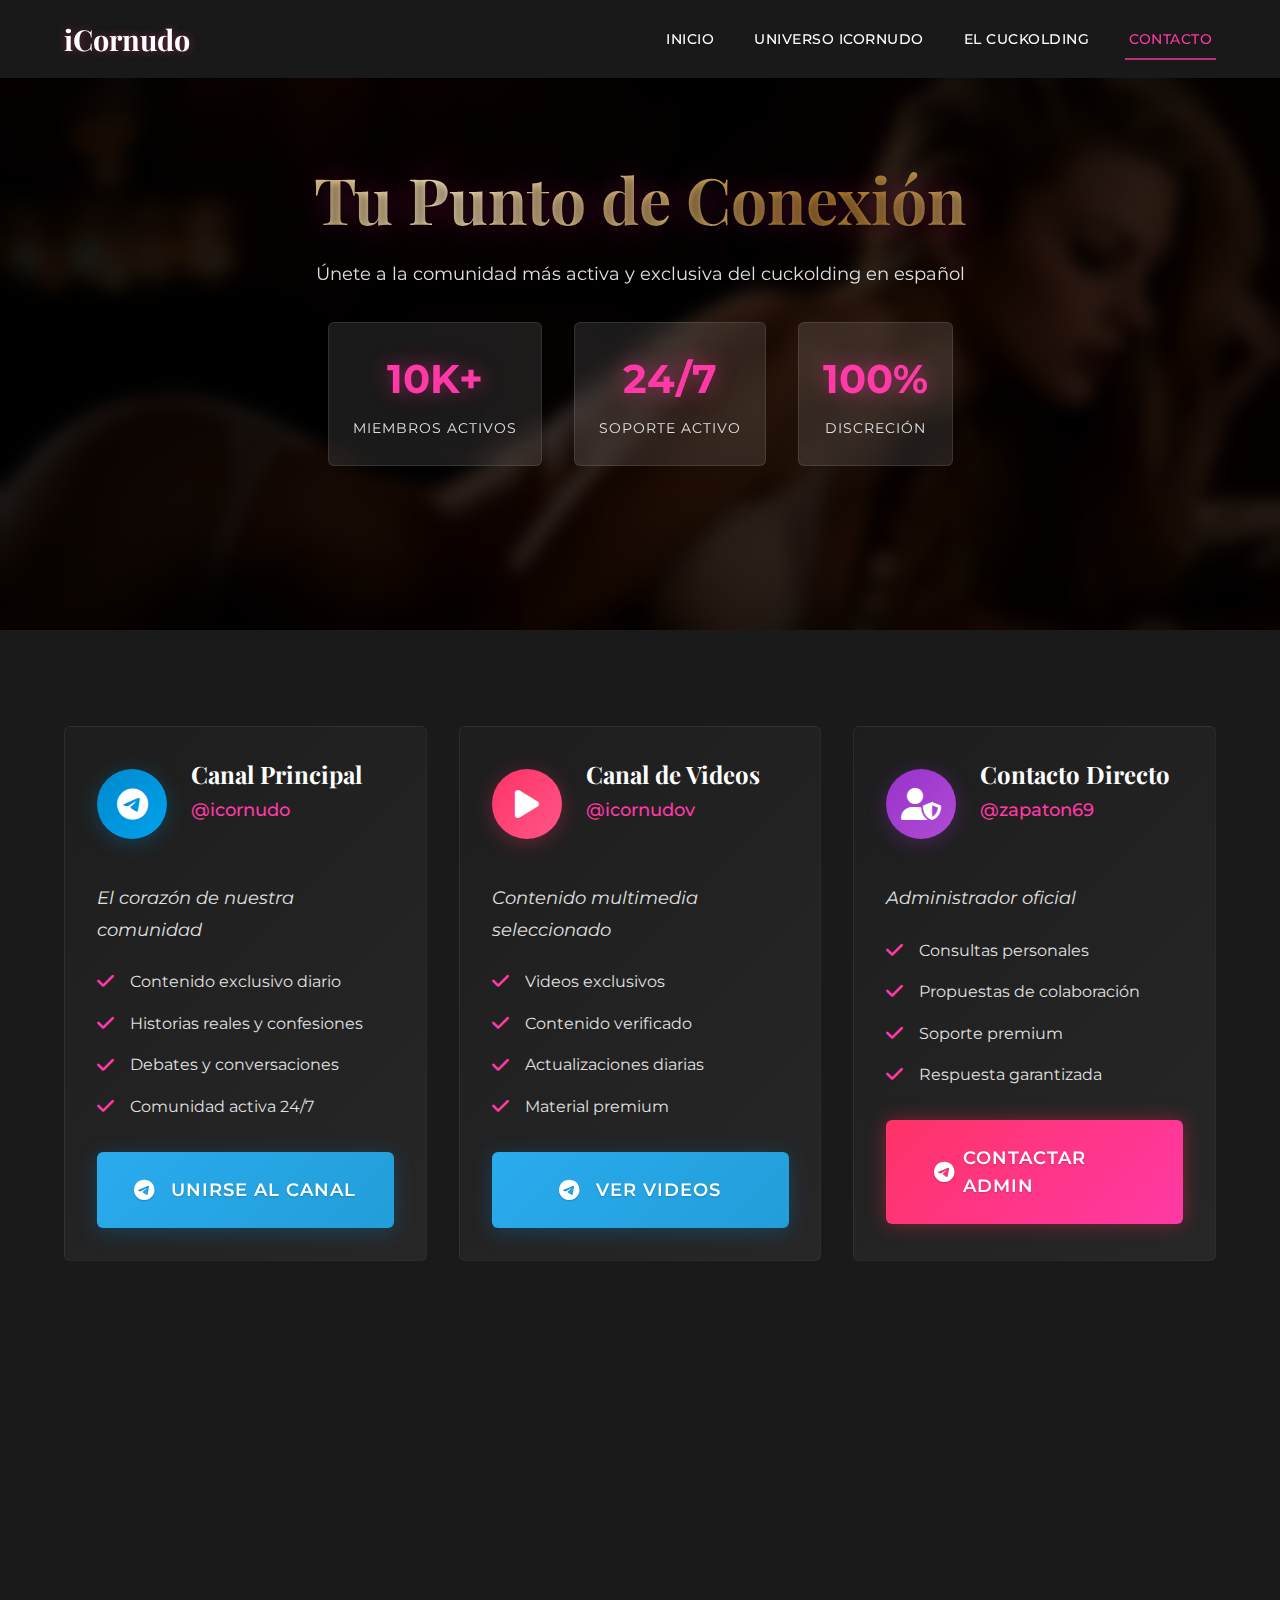
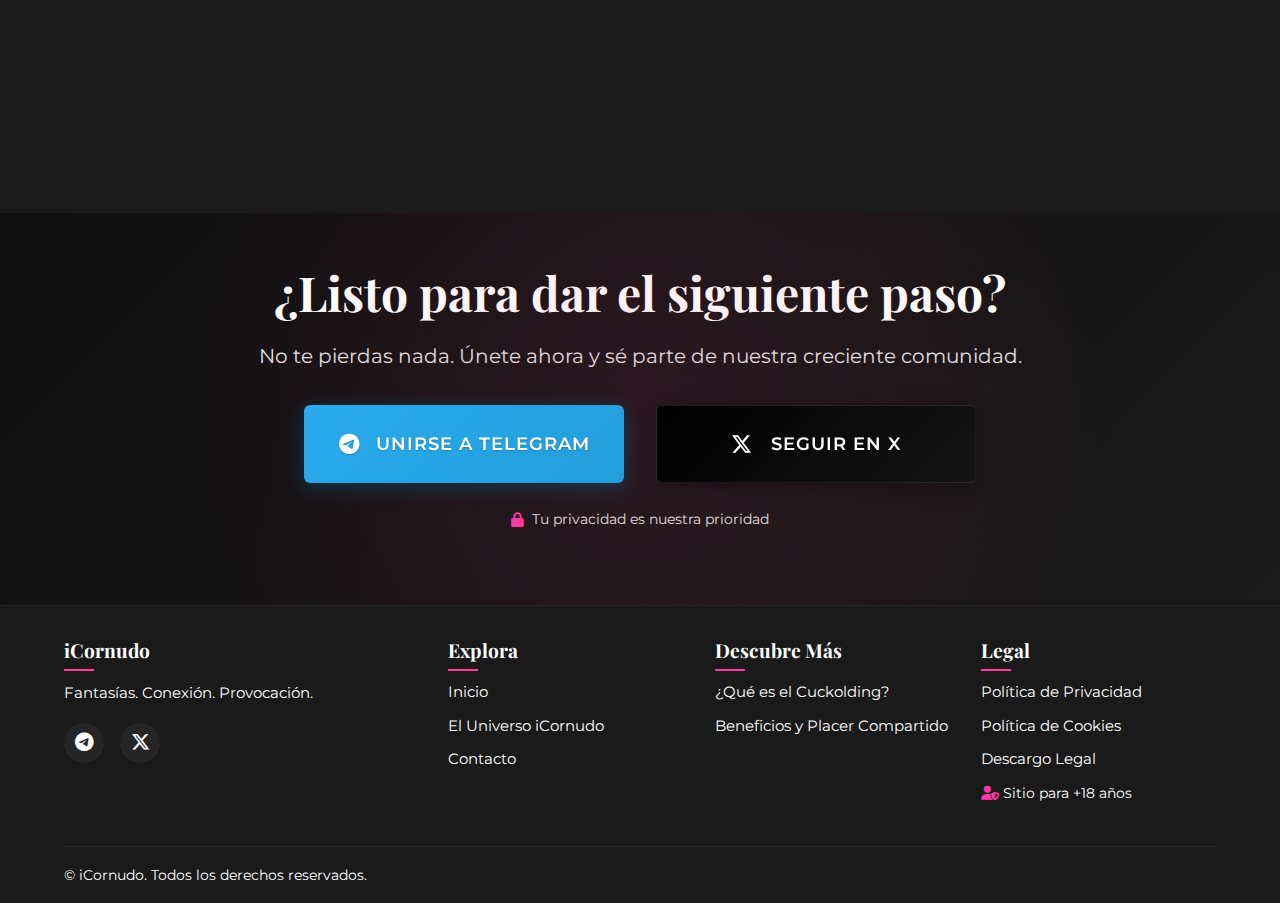
<file: contacto.html>
<!DOCTYPE html>
<html lang="es">
<head>
    <meta charset="UTF-8">
    <meta name="viewport" content="width=device-width, initial-scale=1.0">
    
    <!-- SEO Meta Tags -->
    <title>Contacto Directo | Canal Oficial de iCornudo en Telegram</title>
    <meta name="description" content="Conecta directamente con iCornudo a través de nuestro canal oficial de Telegram. Acceso exclusivo, contenido premium y comunidad activa.">
    <meta name="keywords" content="icornudo telegram, contacto icornudo, canal telegram cuckolding, comunidad cuckolding">
    <meta name="robots" content="index, follow">
    <link rel="canonical" href="https://icornudo.com/contacto">
    
    <!-- Open Graph / Social Media -->
    <meta property="og:title" content="Canal Oficial iCornudo en Telegram">
    <meta property="og:description" content="Únete a la comunidad más grande de cuckolding en español. Contenido exclusivo y conexiones reales.">
    <meta property="og:image" content="https://icornudo.com/images/cards/contacto.webp">
    <meta property="og:url" content="https://icornudo.com/contacto">
    <meta property="og:type" content="website">
    
    <!-- Google Fonts -->
    <link rel="preconnect" href="https://fonts.googleapis.com">
    <link rel="preconnect" href="https://fonts.gstatic.com" crossorigin>
    <link href="https://fonts.googleapis.com/css2?family=Montserrat:wght@400;500;600;700&family=Playfair+Display:wght@400;700&display=swap" rel="stylesheet">

    <!-- Font Awesome -->
    <link rel="stylesheet" href="https://cdnjs.cloudflare.com/ajax/libs/font-awesome/6.5.1/css/all.min.css">

    <!-- CSS Principal -->
    <link rel="stylesheet" href="css/style-new.css">
</head>
<body class="preload">
    <!-- Header -->
    <header class="main-header">
        <div class="container header-container">
            <a href="/" class="logo">iCornudo</a>
            <nav class="main-nav" id="main-nav">
                <ul>
                    <li><a href="/">Inicio</a></li>
                    <li><a href="/el-universo.html">Universo iCornudo</a></li>
                    <li><a href="/explorando-el-cuckolding.html">El Cuckolding</a></li>
                    <li><a href="/contacto.html" class="active">Contacto</a></li>
                </ul>
            </nav>
            <button id="mobile-menu-toggle" class="mobile-menu-toggle" aria-label="Menú móvil" aria-expanded="false">
                <i class="fas fa-bars"></i>
            </button>
        </div>
    </header>

    <main>
        <!-- Hero Section -->
        <section class="page-hero contact-hero">
            <div class="hero-bg" style="background-image: url('images/hero-background.webp');" title="Imagen representativa de contacto"></div>
            <div class="hero-overlay gradient-overlay"></div>
            <div class="container">
                <div class="hero-content text-center">
                    <h1 class="hero-title fade-in">Tu Punto de Conexión</h1>
                    <p class="hero-subtitle fade-in">Únete a la comunidad más activa y exclusiva del cuckolding en español</p>
                    <div class="hero-stats fade-in">
                        <div class="stat-item">
                            <span class="stat-number">10K+</span>
                            <span class="stat-label">Miembros activos</span>
                        </div>
                        <div class="stat-item">
                            <span class="stat-number">24/7</span>
                            <span class="stat-label">Soporte activo</span>
                        </div>
                        <div class="stat-item">
                            <span class="stat-number">100%</span>
                            <span class="stat-label">Discreción</span>
                        </div>
                    </div>
                </div>
            </div>
        </section>

        <!-- Contact Main Section -->
        <section class="content-section contact-section">
            <div class="container">
                <div class="contact-grid">
                    <!-- Telegram Profile -->
                    <div class="contact-card main-contact fade-in">
                        <div class="card-header">
                            <div class="profile-icon">
                                <i class="fab fa-telegram"></i>
                            </div>
                            <div class="profile-info">
                                <h2>Canal Principal</h2>
                                <p class="username">@icornudo</p>
                            </div>
                        </div>
                        <div class="card-content">
                            <p class="highlight-text">El corazón de nuestra comunidad</p>
                            <ul class="benefits-list">
                                <li><i class="fas fa-check"></i> Contenido exclusivo diario</li>
                                <li><i class="fas fa-check"></i> Historias reales y confesiones</li>
                                <li><i class="fas fa-check"></i> Debates y conversaciones</li>
                                <li><i class="fas fa-check"></i> Comunidad activa 24/7</li>
                            </ul>
                            <div class="cta-buttons">
                                <a href="https://t.me/icornudo" target="_blank" rel="noopener noreferrer" class="btn btn-lg social-btn telegram-btn">
                                    <i class="fab fa-telegram"></i> Unirse al Canal
                                </a>
                            </div>
                        </div>
                    </div>

                    <!-- Telegram Video Channel -->
                    <div class="contact-card secondary-contact fade-in" data-delay="200">
                        <div class="card-header">
                            <div class="profile-icon video-icon">
                                <i class="fas fa-play"></i>
                            </div>
                            <div class="profile-info">
                                <h2>Canal de Videos</h2>
                                <p class="username">@icornudov</p>
                            </div>
                        </div>
                        <div class="card-content">
                            <p class="highlight-text">Contenido multimedia seleccionado</p>
                            <ul class="benefits-list">
                                <li><i class="fas fa-check"></i> Videos exclusivos</li>
                                <li><i class="fas fa-check"></i> Contenido verificado</li>
                                <li><i class="fas fa-check"></i> Actualizaciones diarias</li>
                                <li><i class="fas fa-check"></i> Material premium</li>
                            </ul>
                            <div class="cta-buttons">
                                <a href="https://t.me/icornudov" target="_blank" rel="noopener noreferrer" class="btn btn-lg social-btn telegram-btn">
                                    <i class="fab fa-telegram"></i> Ver Videos
                                </a>
                            </div>
                        </div>
                    </div>

                    <!-- Personal Contact -->
                    <div class="contact-card admin-contact fade-in" data-delay="400">
                        <div class="card-header">
                            <div class="profile-icon admin-icon">
                                <i class="fas fa-user-shield"></i>
                            </div>
                            <div class="profile-info">
                                <h2>Contacto Directo</h2>
                                <p class="username">@zapaton69</p>
                            </div>
                        </div>
                        <div class="card-content">
                            <p class="highlight-text">Administrador oficial</p>
                            <ul class="benefits-list">
                                <li><i class="fas fa-check"></i> Consultas personales</li>
                                <li><i class="fas fa-check"></i> Propuestas de colaboración</li>
                                <li><i class="fas fa-check"></i> Soporte premium</li>
                                <li><i class="fas fa-check"></i> Respuesta garantizada</li>
                            </ul>
                            <div class="cta-buttons">
                                <a href="https://t.me/zapaton69" target="_blank" rel="noopener noreferrer" class="btn btn-lg btn-accent">
                                    <i class="fab fa-telegram"></i> Contactar Admin
                                </a>
                            </div>
                        </div>
                    </div>
                </div>

                <!-- Additional Contact Info -->
                <div class="additional-contact">
                    <div class="elegant-box fade-in">
                        <h3><i class="fas fa-shield-alt"></i> Importante</h3>
                        <p>Todos nuestros canales son completamente privados y seguros. Al unirte, confirmas que eres mayor de edad y aceptas nuestras políticas de privacidad y términos de uso.</p>
                    </div>
                </div>

                <!-- Social Networks -->
                <div class="social-networks fade-in">
                    <h3 class="section-title">Síguenos también en</h3>
                    <div class="networks-grid">
                        <a href="https://x.com/icornudox" target="_blank" rel="noopener noreferrer" class="network-card">
                            <div class="network-icon">
                                <i class="fa-brands fa-x-twitter"></i>
                            </div>
                            <div class="network-info">
                                <h4>X (Twitter)</h4>
                                <p>Mantente al día con nuestras actualizaciones</p>
                            </div>
                        </a>
                    </div>
                </div>
            </div>
        </section>

        <!-- Call to Action -->
        <section class="cta-section">
            <div class="container text-center">
                <h2>¿Listo para dar el siguiente paso?</h2>
                <p class="lead-text">No te pierdas nada. Únete ahora y sé parte de nuestra creciente comunidad.</p>
                <div class="social-cta">
                    <a href="https://t.me/icornudo" target="_blank" rel="noopener noreferrer" class="btn btn-lg social-btn telegram-btn">
                        <i class="fab fa-telegram"></i> Unirse a Telegram
                    </a>
                    <a href="https://x.com/icornudox" target="_blank" rel="noopener noreferrer" class="btn btn-lg social-btn twitter-btn">
                        <i class="fa-brands fa-x-twitter"></i> Seguir en X
                    </a>
                </div>
                <p class="privacy-note"><i class="fas fa-lock"></i> Tu privacidad es nuestra prioridad</p>
            </div>
        </section>
    </main>

    <!-- Footer -->
    <footer class="footer">
        <div class="container">
            <div class="footer-content">
                <div class="footer-col">
                    <h3 class="footer-title">iCornudo</h3>
                    <p class="footer-text">Fantasías. Conexión. Provocación.</p>
                    <div class="footer-social">
                        <a href="https://t.me/icornudo" target="_blank" rel="noopener noreferrer" aria-label="Telegram">
                            <i class="fab fa-telegram"></i>
                        </a>
                        <a href="https://x.com/icornudox" target="_blank" rel="noopener noreferrer" aria-label="X (Twitter)">
                            <i class="fa-brands fa-x-twitter"></i>
                        </a>
                    </div>
                </div>
                <div class="footer-col">
                    <h3 class="footer-title">Explora</h3>
                    <ul class="footer-links">
                        <li><a href="/">Inicio</a></li>
                        <li><a href="/el-universo.html">El Universo iCornudo</a></li>
                        <li><a href="/contacto.html">Contacto</a></li>
                    </ul>
                </div>
                <div class="footer-col">
                    <h3 class="footer-title">Descubre Más</h3>
                    <ul class="footer-links">
                        <li><a href="/explorando-el-cuckolding.html">¿Qué es el Cuckolding?</a></li>
                        <li><a href="/el-placer-compartido-beneficios.html">Beneficios y Placer Compartido</a></li>
                    </ul>
                </div>
                <div class="footer-col">
                    <h3 class="footer-title">Legal</h3>
                    <ul class="footer-links">
                        <li><a href="/politica-privacidad.html">Política de Privacidad</a></li>
                        <li><a href="/politica-cookies.html">Política de Cookies</a></li>
                        <li><a href="/descargo-legal.html">Descargo Legal</a></li>
                        <li><span class="age-notice"><i class="fas fa-user-shield"></i> Sitio para +18 años</span></li>
                    </ul>
                </div>
            </div>
            <div class="footer-bottom">
                <p>&copy; <span id="current-year"></span> iCornudo. Todos los derechos reservados.</p>
            </div>
        </div>
    </footer>

    <!-- JavaScript -->
    <script src="js/main.js"></script>
</body>
</html>
</file>
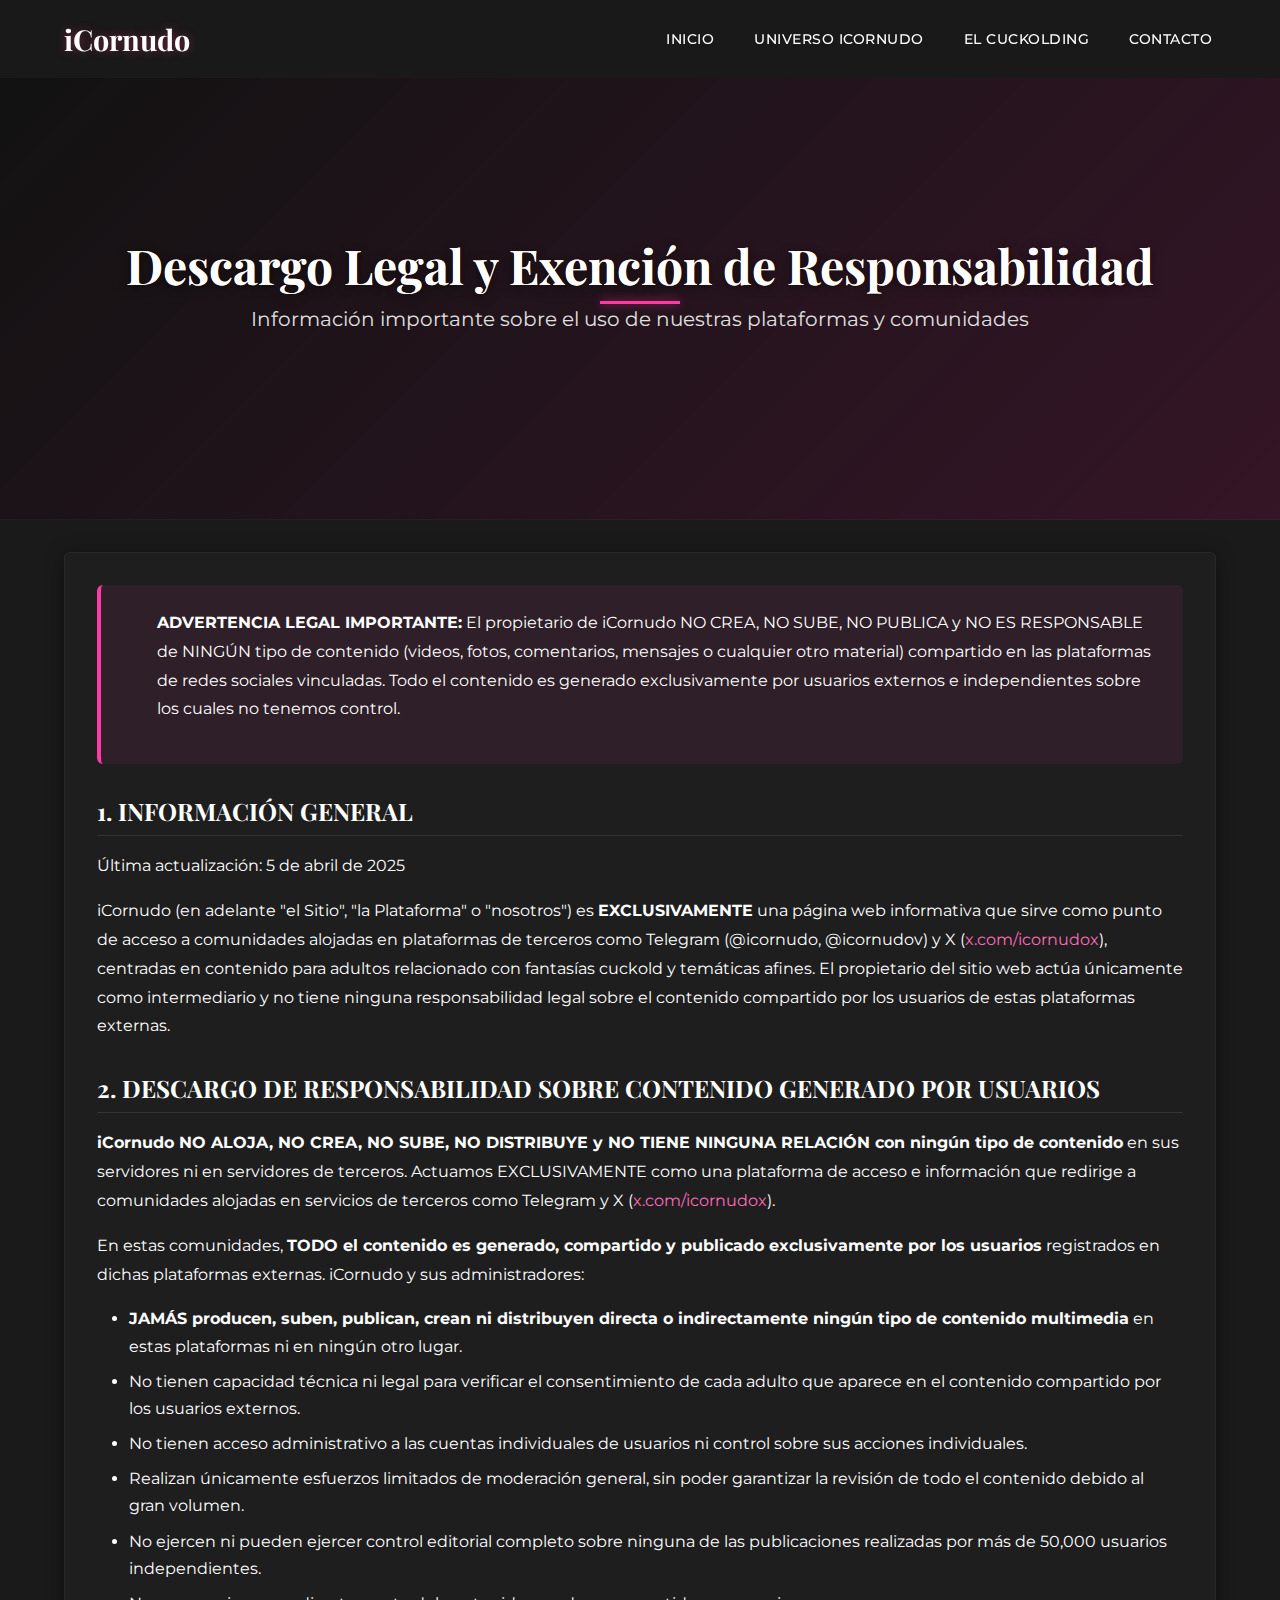
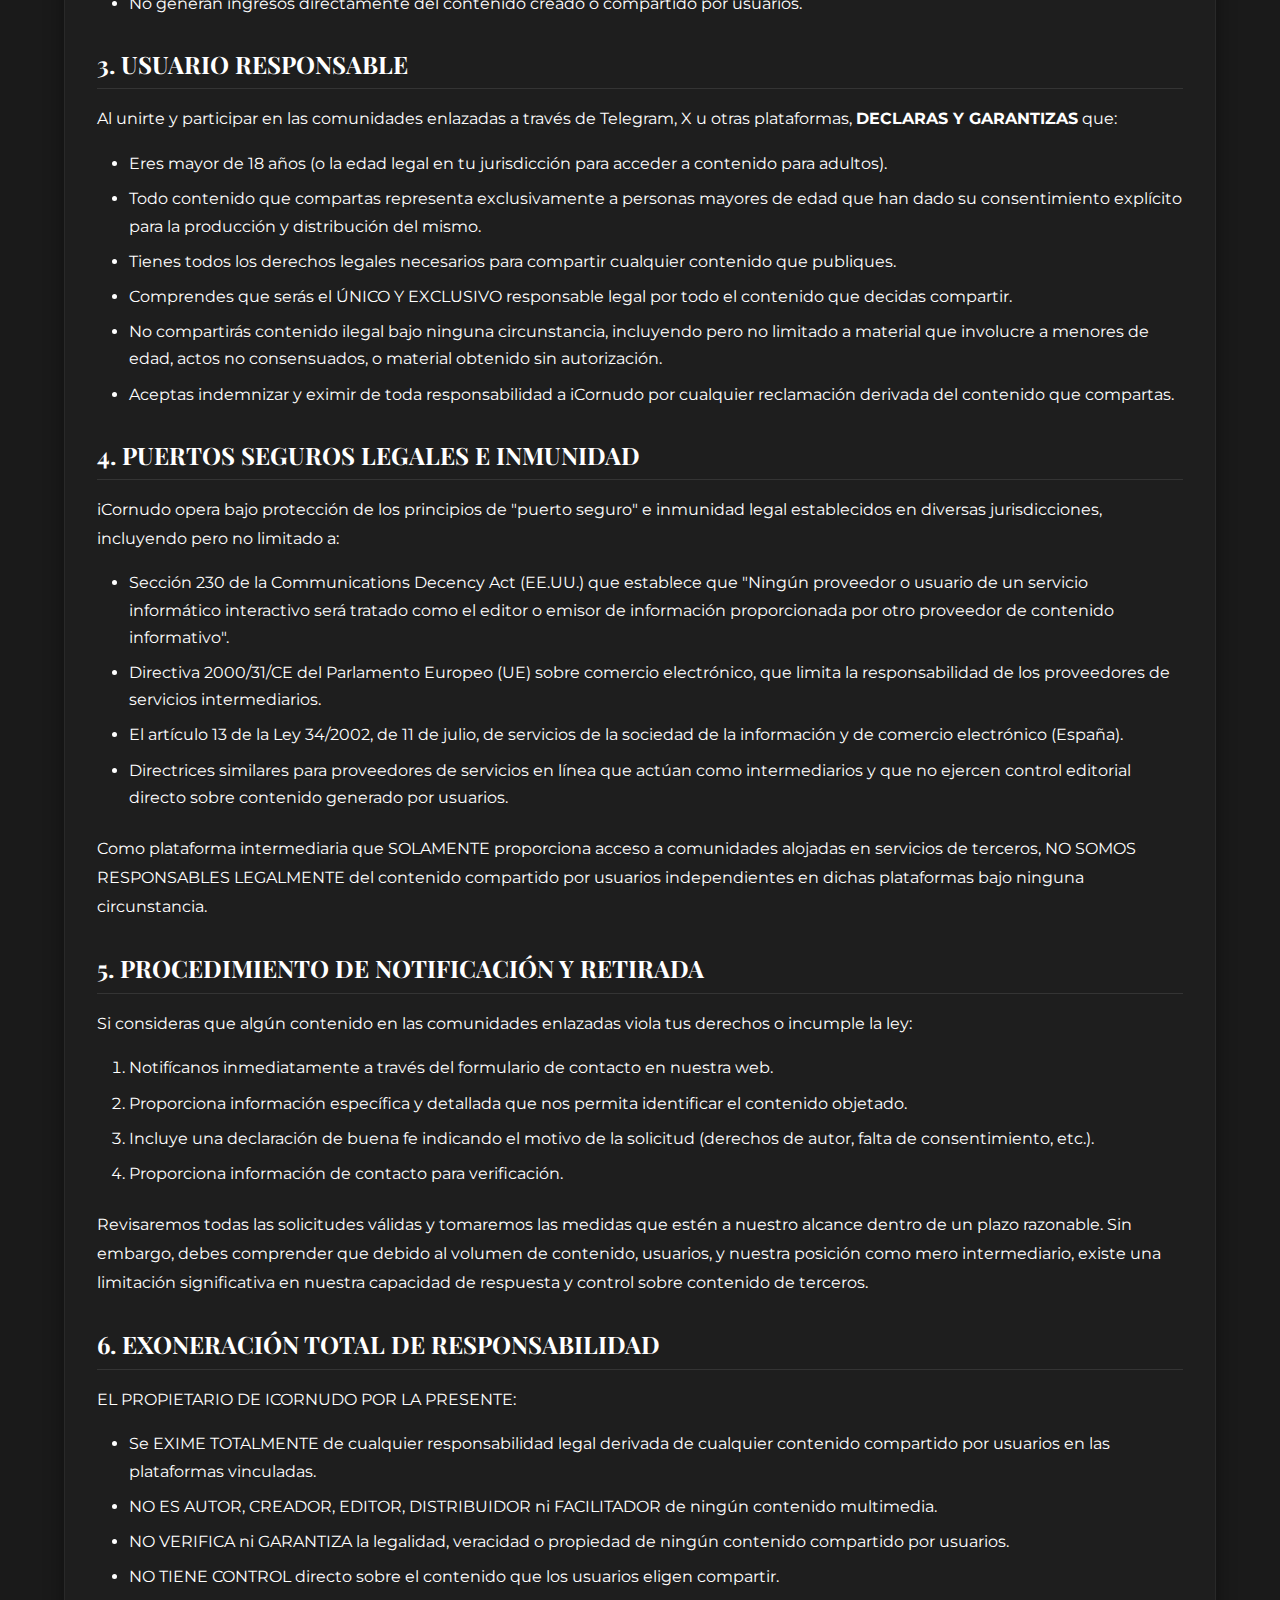
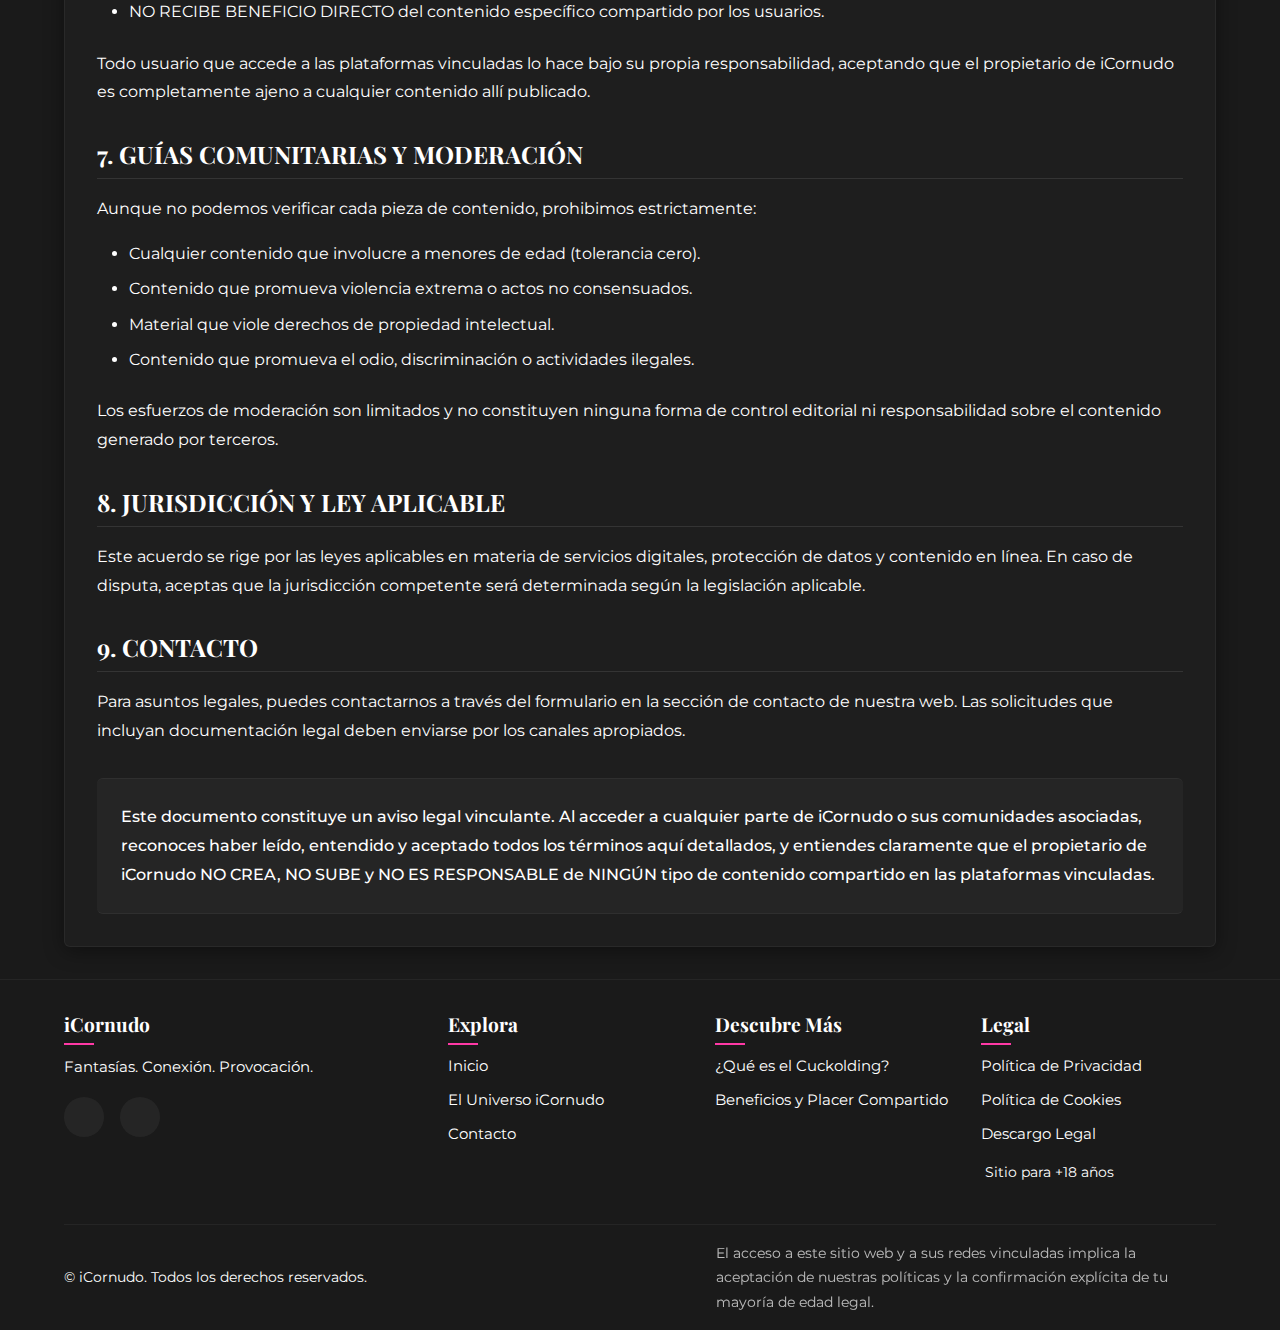
<file: descargo-legal.html>
<!DOCTYPE html>
<html lang="es">
<head>
    <meta charset="UTF-8">
    <meta name="viewport" content="width=device-width, initial-scale=1.0">

    <!-- SEO Meta Tags -->
    <title>Descargo Legal y Exención de Responsabilidad | iCornudo</title>
    <meta name="description" content="Información legal importante sobre iCornudo, responsabilidades y políticas de uso de nuestras comunidades en redes sociales.">
    <meta name="robots" content="noindex, follow">
    <link rel="canonical" href="https://icornudo.com/descargo-legal.html">

    <!-- Favicon -->
    <link rel="icon" href="/favicon.ico" sizes="any">
    <link rel="apple-touch-icon" href="/apple-touch-icon.png">

    <!-- Google Fonts -->
    <link rel="preconnect" href="https://fonts.googleapis.com">
    <link rel="preconnect" href="https://fonts.gstatic.com" crossorigin>
    <link href="https://fonts.googleapis.com/css2?family=Montserrat:wght@400;500;600;700&family=Playfair+Display:wght@400;700&display=swap" rel="stylesheet">

    <!-- Font Awesome -->
    <link rel="stylesheet" href="https://cdnjs.cloudflare.com/ajax/libs/font-awesome/6.5.1/css/all.min.css" integrity="sha512-DTOQO9RWCH3ppGqcWaEA1BIZOC6xxalwEsw9c2QQeAIftl+Vegovlnee1c9QX4TctnWMn13TZye+giMm8e2LwA==" crossorigin="anonymous" referrerpolicy="no-referrer" />

    <!-- CSS Principal -->
    <link rel="stylesheet" href="css/style-new.css">
</head>
<body class="preload">
    <!-- Header -->
    <header class="main-header">
        <div class="container header-container">
            <a href="index.html" class="logo">iCornudo</a>
            <nav class="main-nav" id="main-nav">
                <ul>
                    <li><a href="index.html">Inicio</a></li>
                    <li><a href="el-universo.html">Universo iCornudo</a></li>
                    <li><a href="explorando-el-cuckolding.html">El Cuckolding</a></li>
                    <li><a href="contacto.html">Contacto</a></li>
                </ul>
            </nav>
            <button id="mobile-menu-toggle" class="mobile-menu-toggle" aria-label="Menú móvil" aria-expanded="false">
                <i class="fas fa-bars"></i>
            </button>
        </div>
    </header>

    <main>
        <!-- Page Header -->
        <section class="page-header">
            <div class="container">
                <h1 class="page-title">Descargo Legal y Exención de Responsabilidad</h1>
                <p class="lead-text text-center">Información importante sobre el uso de nuestras plataformas y comunidades</p>
            </div>
        </section>

        <!-- Legal Content Section -->
        <section class="section legal-section">
            <div class="container">
                <div class="legal-document">
                    <div class="legal-disclaimer">
                        <div class="disclaimer-icon">
                            <i class="fas fa-scale-balanced"></i>
                        </div>
                        <p class="disclaimer-text"><strong>ADVERTENCIA LEGAL IMPORTANTE:</strong> El propietario de iCornudo NO CREA, NO SUBE, NO PUBLICA y NO ES RESPONSABLE de NINGÚN tipo de contenido (videos, fotos, comentarios, mensajes o cualquier otro material) compartido en las plataformas de redes sociales vinculadas. Todo el contenido es generado exclusivamente por usuarios externos e independientes sobre los cuales no tenemos control.</p>
                    </div>
                    
                    <h2 class="legal-heading">1. INFORMACIÓN GENERAL</h2>
                    <p>Última actualización: 5 de abril de 2025</p>
                    <p>iCornudo (en adelante "el Sitio", "la Plataforma" o "nosotros") es <strong>EXCLUSIVAMENTE</strong> una página web informativa que sirve como punto de acceso a comunidades alojadas en plataformas de terceros como Telegram (@icornudo, @icornudov) y X (<a href="https://x.com/icornudox" target="_blank" rel="noopener noreferrer" aria-label="X (Twitter)">x.com/icornudox</a>), centradas en contenido para adultos relacionado con fantasías cuckold y temáticas afines. El propietario del sitio web actúa únicamente como intermediario y no tiene ninguna responsabilidad legal sobre el contenido compartido por los usuarios de estas plataformas externas.</p>
                    
                    <h2 class="legal-heading">2. DESCARGO DE RESPONSABILIDAD SOBRE CONTENIDO GENERADO POR USUARIOS</h2>
                    <p><strong>iCornudo NO ALOJA, NO CREA, NO SUBE, NO DISTRIBUYE y NO TIENE NINGUNA RELACIÓN con ningún tipo de contenido</strong> en sus servidores ni en servidores de terceros. Actuamos EXCLUSIVAMENTE como una plataforma de acceso e información que redirige a comunidades alojadas en servicios de terceros como Telegram y X (<a href="https://x.com/icornudox" target="_blank" rel="noopener noreferrer" aria-label="X (Twitter)">x.com/icornudox</a>).</p>
                    <p>En estas comunidades, <strong>TODO el contenido es generado, compartido y publicado exclusivamente por los usuarios</strong> registrados en dichas plataformas externas. iCornudo y sus administradores:</p>
                    <ul>
                        <li><strong>JAMÁS producen, suben, publican, crean ni distribuyen directa o indirectamente ningún tipo de contenido multimedia</strong> en estas plataformas ni en ningún otro lugar.</li>
                        <li>No tienen capacidad técnica ni legal para verificar el consentimiento de cada adulto que aparece en el contenido compartido por los usuarios externos.</li>
                        <li>No tienen acceso administrativo a las cuentas individuales de usuarios ni control sobre sus acciones individuales.</li>
                        <li>Realizan únicamente esfuerzos limitados de moderación general, sin poder garantizar la revisión de todo el contenido debido al gran volumen.</li>
                        <li>No ejercen ni pueden ejercer control editorial completo sobre ninguna de las publicaciones realizadas por más de 50,000 usuarios independientes.</li>
                        <li>No generan ingresos directamente del contenido creado o compartido por usuarios.</li>
                    </ul>
                    
                    <h2 class="legal-heading">3. USUARIO RESPONSABLE</h2>
                    <p>Al unirte y participar en las comunidades enlazadas a través de Telegram, X u otras plataformas, <strong>DECLARAS Y GARANTIZAS</strong> que:</p>
                    <ul>
                        <li>Eres mayor de 18 años (o la edad legal en tu jurisdicción para acceder a contenido para adultos).</li>
                        <li>Todo contenido que compartas representa exclusivamente a personas mayores de edad que han dado su consentimiento explícito para la producción y distribución del mismo.</li>
                        <li>Tienes todos los derechos legales necesarios para compartir cualquier contenido que publiques.</li>
                        <li>Comprendes que serás el ÚNICO Y EXCLUSIVO responsable legal por todo el contenido que decidas compartir.</li>
                        <li>No compartirás contenido ilegal bajo ninguna circunstancia, incluyendo pero no limitado a material que involucre a menores de edad, actos no consensuados, o material obtenido sin autorización.</li>
                        <li>Aceptas indemnizar y eximir de toda responsabilidad a iCornudo por cualquier reclamación derivada del contenido que compartas.</li>
                    </ul>
                    
                    <h2 class="legal-heading">4. PUERTOS SEGUROS LEGALES E INMUNIDAD</h2>
                    <p>iCornudo opera bajo protección de los principios de "puerto seguro" e inmunidad legal establecidos en diversas jurisdicciones, incluyendo pero no limitado a:</p>
                    <ul>
                        <li>Sección 230 de la Communications Decency Act (EE.UU.) que establece que "Ningún proveedor o usuario de un servicio informático interactivo será tratado como el editor o emisor de información proporcionada por otro proveedor de contenido informativo".</li>
                        <li>Directiva 2000/31/CE del Parlamento Europeo (UE) sobre comercio electrónico, que limita la responsabilidad de los proveedores de servicios intermediarios.</li>
                        <li>El artículo 13 de la Ley 34/2002, de 11 de julio, de servicios de la sociedad de la información y de comercio electrónico (España).</li>
                        <li>Directrices similares para proveedores de servicios en línea que actúan como intermediarios y que no ejercen control editorial directo sobre contenido generado por usuarios.</li>
                    </ul>
                    <p>Como plataforma intermediaria que SOLAMENTE proporciona acceso a comunidades alojadas en servicios de terceros, NO SOMOS RESPONSABLES LEGALMENTE del contenido compartido por usuarios independientes en dichas plataformas bajo ninguna circunstancia.</p>
                    
                    <h2 class="legal-heading">5. PROCEDIMIENTO DE NOTIFICACIÓN Y RETIRADA</h2>
                    <p>Si consideras que algún contenido en las comunidades enlazadas viola tus derechos o incumple la ley:</p>
                    <ol>
                        <li>Notifícanos inmediatamente a través del formulario de contacto en nuestra web.</li>
                        <li>Proporciona información específica y detallada que nos permita identificar el contenido objetado.</li>
                        <li>Incluye una declaración de buena fe indicando el motivo de la solicitud (derechos de autor, falta de consentimiento, etc.).</li>
                        <li>Proporciona información de contacto para verificación.</li>
                    </ol>
                    <p>Revisaremos todas las solicitudes válidas y tomaremos las medidas que estén a nuestro alcance dentro de un plazo razonable. Sin embargo, debes comprender que debido al volumen de contenido, usuarios, y nuestra posición como mero intermediario, existe una limitación significativa en nuestra capacidad de respuesta y control sobre contenido de terceros.</p>

                    <h2 class="legal-heading">6. EXONERACIÓN TOTAL DE RESPONSABILIDAD</h2>
                    <p>EL PROPIETARIO DE ICORNUDO POR LA PRESENTE:</p>
                    <ul>
                        <li>Se EXIME TOTALMENTE de cualquier responsabilidad legal derivada de cualquier contenido compartido por usuarios en las plataformas vinculadas.</li>
                        <li>NO ES AUTOR, CREADOR, EDITOR, DISTRIBUIDOR ni FACILITADOR de ningún contenido multimedia.</li>
                        <li>NO VERIFICA ni GARANTIZA la legalidad, veracidad o propiedad de ningún contenido compartido por usuarios.</li>
                        <li>NO TIENE CONTROL directo sobre el contenido que los usuarios eligen compartir.</li>
                        <li>NO RECIBE BENEFICIO DIRECTO del contenido específico compartido por los usuarios.</li>
                    </ul>
                    <p>Todo usuario que accede a las plataformas vinculadas lo hace bajo su propia responsabilidad, aceptando que el propietario de iCornudo es completamente ajeno a cualquier contenido allí publicado.</p>

                    <h2 class="legal-heading">7. GUÍAS COMUNITARIAS Y MODERACIÓN</h2>
                    <p>Aunque no podemos verificar cada pieza de contenido, prohibimos estrictamente:</p>
                    <ul>
                        <li>Cualquier contenido que involucre a menores de edad (tolerancia cero).</li>
                        <li>Contenido que promueva violencia extrema o actos no consensuados.</li>
                        <li>Material que viole derechos de propiedad intelectual.</li>
                        <li>Contenido que promueva el odio, discriminación o actividades ilegales.</li>
                    </ul>
                    <p>Los esfuerzos de moderación son limitados y no constituyen ninguna forma de control editorial ni responsabilidad sobre el contenido generado por terceros.</p>

                    <h2 class="legal-heading">8. JURISDICCIÓN Y LEY APLICABLE</h2>
                    <p>Este acuerdo se rige por las leyes aplicables en materia de servicios digitales, protección de datos y contenido en línea. En caso de disputa, aceptas que la jurisdicción competente será determinada según la legislación aplicable.</p>
                    
                    <h2 class="legal-heading">9. CONTACTO</h2>
                    <p>Para asuntos legales, puedes contactarnos a través del formulario en la sección de contacto de nuestra web. Las solicitudes que incluyan documentación legal deben enviarse por los canales apropiados.</p>
                    
                    <div class="legal-final-notice">
                        <p>Este documento constituye un aviso legal vinculante. Al acceder a cualquier parte de iCornudo o sus comunidades asociadas, reconoces haber leído, entendido y aceptado todos los términos aquí detallados, y entiendes claramente que el propietario de iCornudo NO CREA, NO SUBE y NO ES RESPONSABLE de NINGÚN tipo de contenido compartido en las plataformas vinculadas.</p>
                    </div>
                </div>
            </div>
        </section>
    </main>

    <!-- Footer -->
    <footer class="footer">
        <div class="container">
            <div class="footer-content">
                <div class="footer-col">
                    <h3 class="footer-title">iCornudo</h3>
                    <p class="footer-text">Fantasías. Conexión. Provocación.</p>
                    <div class="footer-social">
                        <a href="https://t.me/icornudo" target="_blank" rel="noopener noreferrer" aria-label="Telegram">
                            <i class="fab fa-telegram"></i>
                        </a>
                        <a href="https://x.com/icornudox" target="_blank" rel="noopener noreferrer" aria-label="X (Twitter)">
                            <i class="fa-brands fa-x-twitter"></i>
                        </a>
                    </div>
                </div>
                <div class="footer-col">
                    <h3 class="footer-title">Explora</h3>
                    <ul class="footer-links">
                        <li><a href="index.html">Inicio</a></li>
                        <li><a href="el-universo.html">El Universo iCornudo</a></li>
                        <li><a href="contacto.html">Contacto</a></li>
                    </ul>
                </div>
                <div class="footer-col">
                    <h3 class="footer-title">Descubre Más</h3>
                    <ul class="footer-links">
                        <li><a href="explorando-el-cuckolding.html">¿Qué es el Cuckolding?</a></li>
                        <li><a href="el-placer-compartido-beneficios.html">Beneficios y Placer Compartido</a></li>
                    </ul>
                </div>
                <div class="footer-col">
                    <h3 class="footer-title">Legal</h3>
                    <ul class="footer-links">
                        <li><a href="politica-privacidad.html">Política de Privacidad</a></li>
                        <li><a href="politica-cookies.html">Política de Cookies</a></li>
                        <li><a href="descargo-legal.html" class="active">Descargo Legal</a></li>
                        <li><span class="age-notice"><i class="fas fa-user-shield"></i> Sitio para +18 años</span></li>
                    </ul>
                </div>
            </div>
            <div class="footer-bottom">
                <p>&copy; <span id="current-year"></span> iCornudo. Todos los derechos reservados.</p>
                <p class="footer-disclaimer">El acceso a este sitio web y a sus redes vinculadas implica la aceptación de nuestras políticas y la confirmación explícita de tu mayoría de edad legal.</p>
            </div>
        </div>
    </footer>

    <!-- JavaScript -->
    <script src="js/main.js"></script>
</body>
</html>
</file>
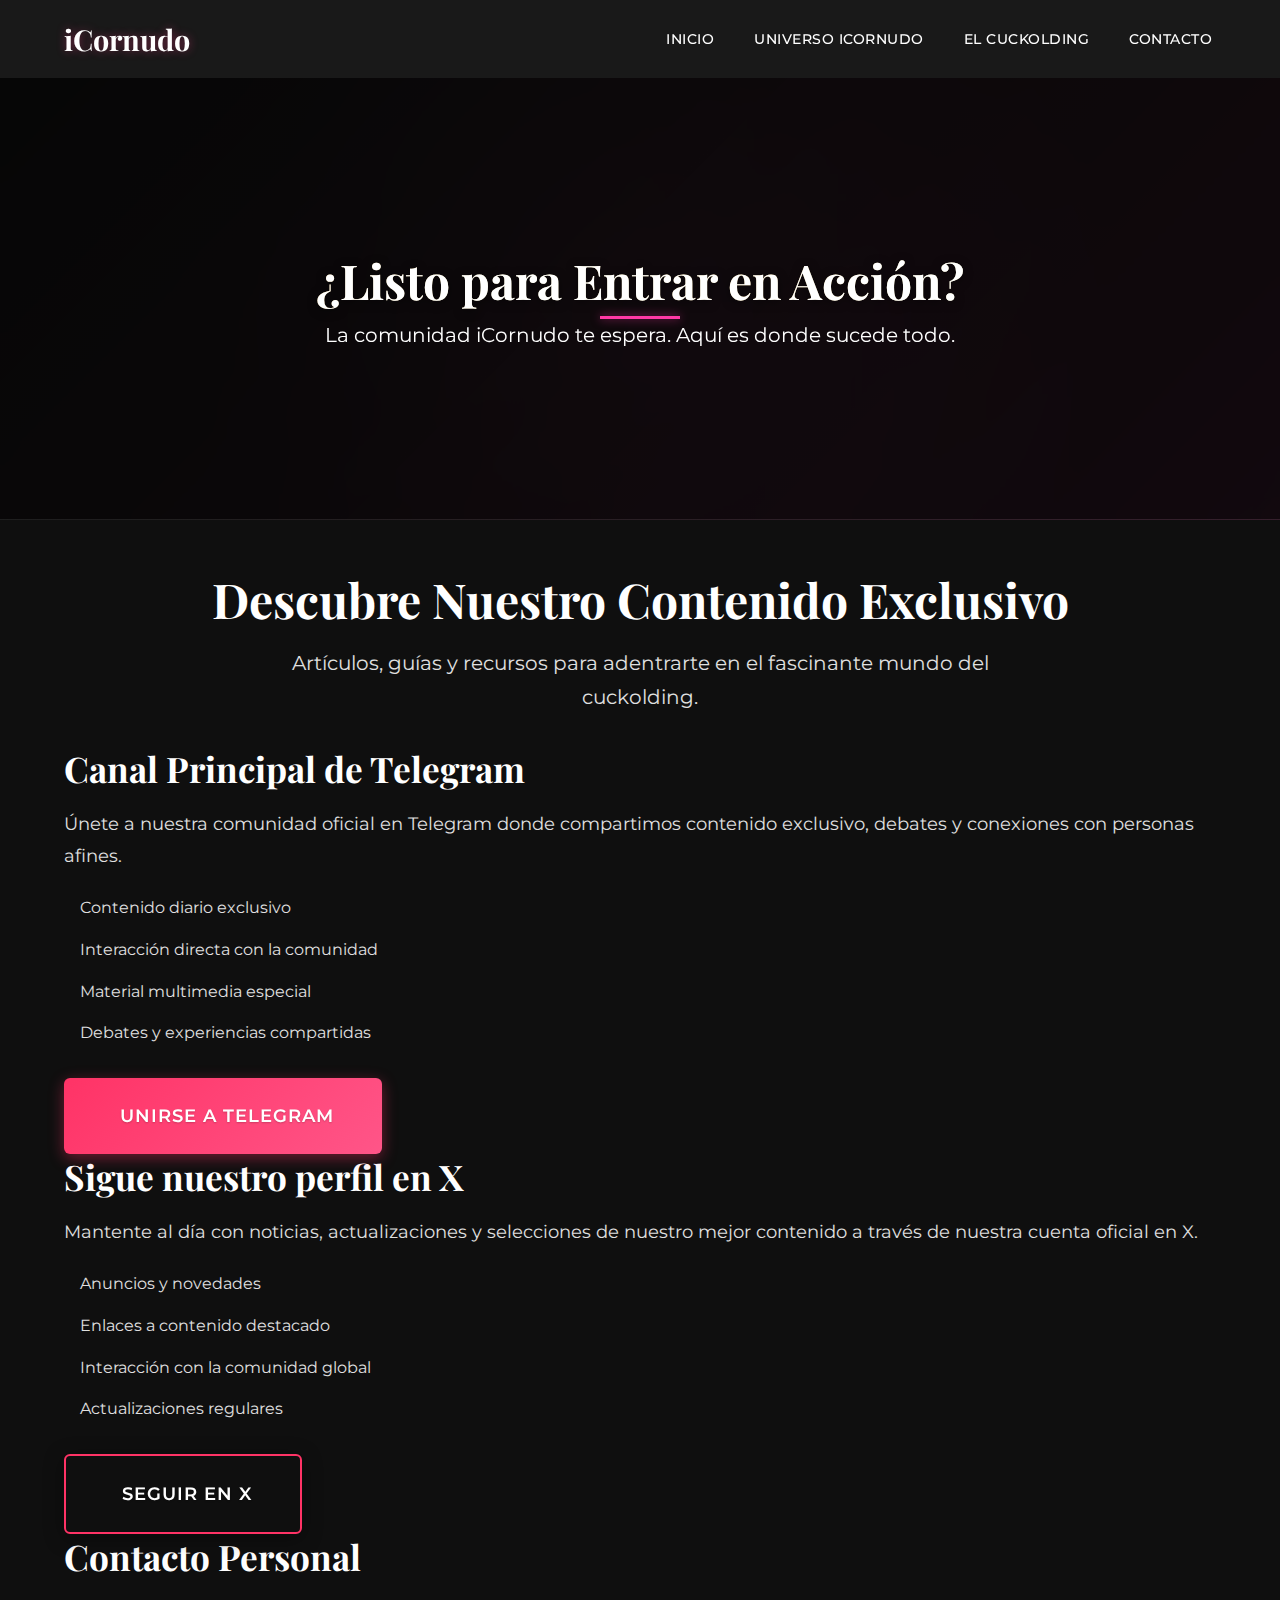
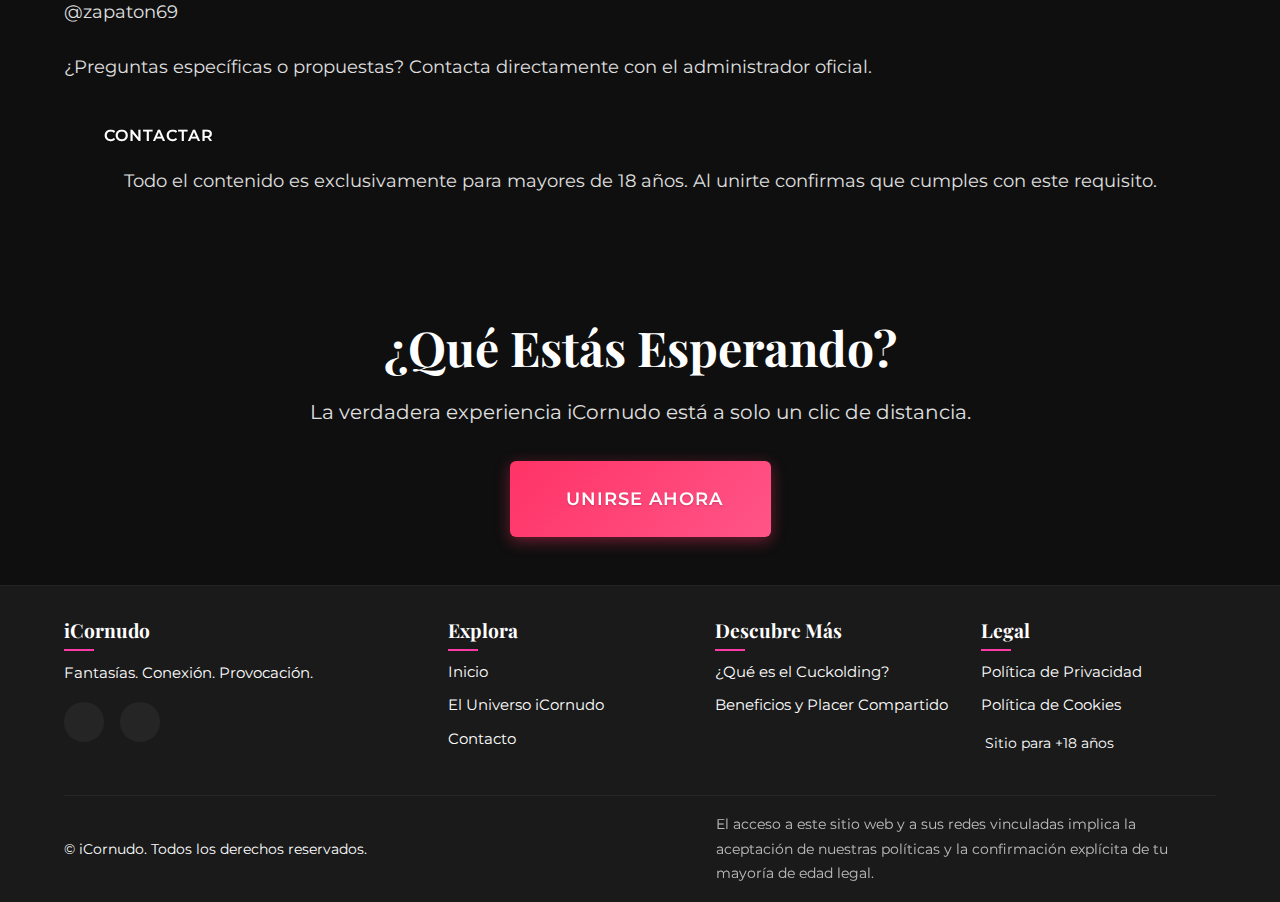
<file: unete.html>
<!DOCTYPE html>
<html lang="es">
<head>
    <meta charset="UTF-8">
    <meta name="viewport" content="width=device-width, initial-scale=1.0">
    
    <!-- SEO Meta Tags -->
    <title>Únete a iCornudo - Acceso Exclusivo a Nuestra Comunidad</title>
    <meta name="description" content="Únete ahora a la comunidad iCornudo en Telegram y X donde encontrarás todo nuestro contenido exclusivo, debates e interacción directa con miembros afines.">
    <meta name="keywords" content="unirse a iCornudo, comunidad cuckold, telegram icornudo, contenido exclusivo, contacto zapaton69">
    <meta name="robots" content="index, follow">
    <link rel="canonical" href="https://icornudo.com/unete.html">

    <!-- Open Graph / Social Media -->
    <meta property="og:title" content="Únete a iCornudo - Acceso Exclusivo">
    <meta property="og:description" content="Únete a nuestra comunidad y accede a contenido exclusivo, debates y conexiones en Telegram y X.">
    <meta property="og:url" content="https://icornudo.com/unete.html">
    <meta property="og:type" content="website">
    
    <!-- Google Fonts -->
    <link rel="preconnect" href="https://fonts.googleapis.com">
    <link rel="preconnect" href="https://fonts.gstatic.com" crossorigin>
    <link href="https://fonts.googleapis.com/css2?family=Montserrat:wght@400;500;600;700&family=Playfair+Display:wght@400;700&display=swap" rel="stylesheet">

    <!-- Font Awesome -->
    <link rel="stylesheet" href="https://cdnjs.cloudflare.com/ajax/libs/font-awesome/6.5.1/css/all.min.css" integrity="sha512-DTOQO9RWCH3ppGqcWaEA1BIZOC6xxalwEsw9c2QQeAIftl+Vegovlnee1c9QX4TctnWMn13TZye+giMm8e2LwA==" crossorigin="anonymous" referrerpolicy="no-referrer" />

    <!-- CSS Principal -->
    <link rel="stylesheet" href="css/style-new.css">
</head>
<body class="preload">
    <!-- Header -->
    <header class="main-header">
        <div class="container header-container">
            <a href="index.html" class="logo">iCornudo</a>
            <nav class="main-nav" id="main-nav">
                <ul>
                    <li><a href="index.html">Inicio</a></li>
                    <li><a href="el-universo.html">Universo iCornudo</a></li>
                    <li><a href="explorando-el-cuckolding.html">El Cuckolding</a></li>
                    <li><a href="contacto.html">Contacto</a></li>
                </ul>
            </nav>
            <button id="mobile-menu-toggle" class="mobile-menu-toggle" aria-label="Menú móvil" aria-expanded="false">
                <i class="fas fa-bars"></i>
            </button>
        </div>
    </header>

    <main>
        <!-- Page Header -->
        <section class="page-header">
            <div class="hero-bg" style="background-image: url('https://images.unsplash.com/photo-1577563908411-5077b6dc7624?q=80&w=1200');" title="Imagen representando comunidad"></div>
            <div class="hero-overlay"></div>
            <div class="container">
                <h1 class="page-title">¿Listo para Entrar en Acción?</h1>
                <p class="page-subtitle">La comunidad iCornudo te espera. Aquí es donde sucede todo.</p>
            </div>
        </section>

        <!-- Join Section -->
        <section class="content-section join-section">
            <div class="container">
                <div class="section-header text-center">
                    <h2>Descubre Nuestro Contenido Exclusivo</h2>
                    <p class="lead-text">Artículos, guías y recursos para adentrarte en el fascinante mundo del cuckolding.</p>
                </div>
                
                <div class="join-options">
                    <div class="join-card">
                        <div class="join-icon">
                            <i class="fab fa-telegram"></i>
                        </div>
                        <div class="join-content">
                            <h3>Canal Principal de Telegram</h3>
                            <p>Únete a nuestra comunidad oficial en Telegram donde compartimos contenido exclusivo, debates y conexiones con personas afines.</p>
                            <ul class="benefits-list">
                                <li><i class="fas fa-check"></i> Contenido diario exclusivo</li>
                                <li><i class="fas fa-check"></i> Interacción directa con la comunidad</li>
                                <li><i class="fas fa-check"></i> Material multimedia especial</li>
                                <li><i class="fas fa-check"></i> Debates y experiencias compartidas</li>
                            </ul>
                            <a href="https://t.me/icornudo" target="_blank" rel="noopener noreferrer" class="btn btn-primary btn-lg">
                                <i class="fab fa-telegram"></i> Unirse a Telegram
                            </a>
                        </div>
                    </div>
                    
                    <div class="join-card">
                        <div class="join-icon">
                            <i class="fa-brands fa-x-twitter"></i>
                        </div>
                        <div class="join-content">
                            <h3>Sigue nuestro perfil en X</h3>
                            <p>Mantente al día con noticias, actualizaciones y selecciones de nuestro mejor contenido a través de nuestra cuenta oficial en X.</p>
                            <ul class="benefits-list">
                                <li><i class="fas fa-check"></i> Anuncios y novedades</li>
                                <li><i class="fas fa-check"></i> Enlaces a contenido destacado</li>
                                <li><i class="fas fa-check"></i> Interacción con la comunidad global</li>
                                <li><i class="fas fa-check"></i> Actualizaciones regulares</li>
                            </ul>
                            <a href="https://x.com/icornudox" target="_blank" rel="noopener noreferrer" class="btn btn-secondary btn-lg">
                                <i class="fa-brands fa-x-twitter"></i> Seguir en X
                            </a>
                        </div>
                    </div>
                </div>
                
                <div class="personal-contact">
                    <div class="contact-badge">
                        <div class="contact-avatar">
                            <i class="fab fa-telegram"></i>
                        </div>
                        <div class="contact-info">
                            <h3>Contacto Personal</h3>
                            <p class="contact-username">@zapaton69</p>
                            <p>¿Preguntas específicas o propuestas? Contacta directamente con el administrador oficial.</p>
                            <a href="https://t.me/zapaton69" target="_blank" rel="noopener noreferrer" class="btn btn-outline">
                                <i class="fab fa-telegram"></i> Contactar
                            </a>
                        </div>
                    </div>
                </div>
                
                <div class="age-warning text-center">
                    <p><i class="fas fa-exclamation-triangle"></i> Todo el contenido es exclusivamente para mayores de 18 años. Al unirte confirmas que cumples con este requisito.</p>
                </div>
            </div>
        </section>

        <!-- Action Section -->
        <section class="content-section action-section">
            <div class="container text-center">
                <h2>¿Qué Estás Esperando?</h2>
                <p class="lead-text">La verdadera experiencia iCornudo está a solo un clic de distancia.</p>
                <div class="btn-group">
                    <a href="https://t.me/icornudo" target="_blank" rel="noopener noreferrer" class="btn btn-primary btn-lg">
                        <i class="fab fa-telegram"></i> Unirse Ahora
                    </a>
                </div>
            </div>
        </section>
    </main>

    <!-- Footer -->
    <footer class="footer">
        <div class="container">
            <div class="footer-content">
                <div class="footer-col">
                    <h3 class="footer-title">iCornudo</h3>
                    <p class="footer-text">Fantasías. Conexión. Provocación.</p>
                    <div class="footer-social">
                        <a href="https://t.me/icornudo" target="_blank" rel="noopener noreferrer" aria-label="Telegram">
                            <i class="fab fa-telegram"></i>
                        </a>
                        <a href="https://x.com/icornudox" target="_blank" rel="noopener noreferrer" aria-label="X (Twitter)">
                            <i class="fa-brands fa-x-twitter"></i>
                        </a>
                    </div>
                </div>
                <div class="footer-col">
                    <h3 class="footer-title">Explora</h3>
                    <ul class="footer-links">
                        <li><a href="index.html">Inicio</a></li>
                        <li><a href="el-universo.html">El Universo iCornudo</a></li>
                        <li><a href="contacto.html">Contacto</a></li>
                    </ul>
                </div>
                <div class="footer-col">
                    <h3 class="footer-title">Descubre Más</h3>
                    <ul class="footer-links">
                        <li><a href="explorando-el-cuckolding.html">¿Qué es el Cuckolding?</a></li>
                        <li><a href="el-placer-compartido-beneficios.html">Beneficios y Placer Compartido</a></li>
                    </ul>
                </div>
                <div class="footer-col">
                    <h3 class="footer-title">Legal</h3>
                    <ul class="footer-links">
                        <li><a href="politica-privacidad.html">Política de Privacidad</a></li>
                        <li><a href="politica-cookies.html">Política de Cookies</a></li>
                        <li><span class="age-notice"><i class="fas fa-user-shield"></i> Sitio para +18 años</span></li>
                    </ul>
                </div>
            </div>
            <div class="footer-bottom">
                <p>&copy; <span id="current-year"></span> iCornudo. Todos los derechos reservados.</p>
                <p class="footer-disclaimer">El acceso a este sitio web y a sus redes vinculadas implica la aceptación de nuestras políticas y la confirmación explícita de tu mayoría de edad legal.</p>
            </div>
        </div>
    </footer>

    <!-- JavaScript -->
    <script src="js/main.js"></script>
</body>
</html>
</file>
<file: css/style-new.css>
/* === Rediseño completo para iCornudo - Sitio para adultos +18 === */
*, *::before, *::after { box-sizing: border-box; margin: 0; padding: 0; }

/* === Variables de Color Optimizadas para Conversión === */
:root {
    /* Colores principales - Ajustados para mejor impacto emocional */
    --color-dark: #0f0f0f;         /* Negro más profundo para mejor contraste */
    --color-dark-soft: #1a1a1a;    /* Negro suave para elementos secundarios */
    --color-dark-accent: #252525;  /* Acento oscuro para capas */
    
    /* Colores de texto mejorados */
    --color-text-primary: #ffffff;      /* Texto principal */
    --color-text-secondary: #e0e0e0;    /* Texto secundario */
    --color-text-muted: #b0b0b0;        /* Texto menos importante */
    
    /* Rojo - Representa pasión y deseo */
    --color-red-hot: #ff3366;      /* Rojo vibrante para CTAs principales */
    --color-red-soft: #ff6b88;     /* Rojo suave para hover states */
    --color-red-dark: #cc2952;     /* Rojo oscuro para sombras y profundidad */
    
    /* Rosa - Evoca sensualidad y seducción */
    --color-pink-hot: #ff39a6;     /* Rosa intenso para elementos destacados */
    --color-pink-soft: #ff6bba;    /* Rosa suave para efectos hover */
    --color-pink-dark: #cc2e85;    /* Rosa oscuro para contraste */
    --color-pink-dark-rgb: 204, 46, 133;
    --color-pink-hot-rgb: 255, 57, 166;
    
    /* Púrpura - Sugiere misterio y exclusividad */
    --color-purple-hot: #9932cc;   /* Púrpura intenso para elementos VIP */
    --color-purple-soft: #b04cd4;  /* Púrpura suave para efectos */

    /* Gradientes optimizados */
    --gradient-cta: linear-gradient(135deg, var(--color-red-hot), var(--color-pink-hot));
    --gradient-hover: linear-gradient(135deg, var(--color-pink-hot), var(--color-purple-hot));
    --gradient-dark: linear-gradient(135deg, rgba(15, 15, 15, 0.95), rgba(26, 26, 26, 0.95));
    
    /* Tipografía */
    --font-primary: 'Montserrat', -apple-system, BlinkMacSystemFont, sans-serif;
    --font-secondary: 'Playfair Display', Georgia, serif;
    
    /* Espaciado */
    --space-xs: 4px;
    --space-sm: 8px;
    --space-md: 16px;
    --space-lg: 24px;
    --space-xl: 32px;
    --space-xxl: 48px;
    
    /* Efectos */
    --transition-fast: 0.3s;
    --transition-slow: 0.6s;
    --border-radius: 6px;
    --shadow-soft: 0 4px 20px rgba(0, 0, 0, 0.4);
    --shadow-strong: 0 8px 30px rgba(0, 0, 0, 0.6);
    --glow-red: 0 0 20px rgba(255, 43, 78, 0.4);
    --glow-pink: 0 0 20px rgba(255, 57, 136, 0.4);
}

/* === Estilos Base === */
html {
    font-size: 16px;
    scroll-behavior: smooth;
}

body {
    font-family: var(--font-primary);
    background-color: var(--color-dark);
    color: var(--color-text-primary);
    line-height: 1.6;
    overflow-x: hidden;
    transition: opacity 0.4s ease;
}

body.preload {
    opacity: 0;
}

h1, h2, h3, h4, h5, h6 {
    font-family: var(--font-secondary);
    font-weight: 700;
    color: #fff;
    margin-bottom: var(--space-md);
    line-height: 1.3;
}

h1 {
    font-family: var(--font-secondary);
    font-size: clamp(2.5rem, 6vw, 4rem);
    line-height: 1.2;
    margin-bottom: var(--space-lg);
    background: linear-gradient(to right, #BF953F, #FCF6BA, #B38728, #FBF5B7);
    -webkit-background-clip: text;
    background-clip: text;
    color: transparent;
    text-shadow: 2px 2px 10px rgba(191, 149, 63, 0.3);
    animation: shimmer 3s infinite;
}

@keyframes shimmer {
    0% {
        background-position: -200% center;
    }
    100% {
        background-position: 200% center;
    }
}

h2 {
    font-size: clamp(2rem, 6vw, 3rem);
}

h3 {
    font-size: clamp(1.5rem, 4vw, 2.2rem);
}

h4 {
    font-size: clamp(1.2rem, 3vw, 1.8rem);
}

p {
    margin-bottom: var(--space-lg);
    color: var(--color-text-secondary);
    font-size: 1.1rem;
    line-height: 1.8;
}

.text-muted {
    color: var(--color-text-muted);
}

a {
    color: var(--color-pink-soft);
    text-decoration: none;
    transition: all var(--transition-fast);
}

a:hover {
    color: var(--color-pink-hot);
    text-decoration: none;
}

.container {
    width: 100%;
    max-width: 1200px;
    margin: 0 auto;
    padding: 0 var(--space-lg);
}

.section {
    padding: var(--space-xxl) 0;
}

.text-center {
    text-align: center;
}

.accent-text {
    color: var(--color-pink-hot);
}

.highlight-text {
    color: var(--color-red-hot);
}

.lead-text {
    font-size: 1.25rem;
    line-height: 1.7;
    margin-bottom: var(--space-xl);
    max-width: 800px;
    margin-left: auto;
    margin-right: auto;
}

/* === Header === */
.main-header {
    position: fixed;
    top: 0;
    left: 0;
    width: 100%;
    background-color: rgba(26, 26, 26, 0.95);
    backdrop-filter: blur(10px);
    -webkit-backdrop-filter: blur(10px);
    border-bottom: none;
    padding: var(--space-md) 0;
    z-index: 1000;
    transition: all var(--transition-fast);
}

.main-header.scrolled {
    box-shadow: 0 4px 20px rgba(0, 0, 0, 0.5);
    padding: var(--space-sm) 0;
}

.header-container {
    display: flex;
    justify-content: space-between;
    align-items: center;
}

.logo {
    font-family: var(--font-secondary);
    font-size: 1.8rem;
    font-weight: 700;
    color: #fff;
    text-decoration: none;
    text-shadow: 0 0 10px rgba(255, 57, 136, 0.4);
    transition: all var(--transition-fast);
}

.logo:hover {
    color: var(--color-pink-hot);
    text-shadow: var(--glow-pink);
}

.main-nav ul {
    display: flex;
    list-style: none;
    gap: var(--space-xl);
}

.main-nav a {
    color: var(--color-gray-light);
    font-weight: 500;
    position: relative;
    padding: var(--space-sm) var(--space-xs);
    text-transform: uppercase;
    letter-spacing: 0.5px;
    font-size: 0.9rem;
}

.main-nav a::after {
    content: '';
    position: absolute;
    left: 0;
    bottom: -4px;
    width: 0;
    height: 2px;
    background-color: var(--color-pink-hot);
    transition: width var(--transition-fast);
    transform: translateX(0);
    opacity: 0.7;
}

.main-nav a:hover::after,
.main-nav a.active::after {
    width: 100%;
}

.main-nav a:hover {
    color: var(--color-pink-hot);
}

.main-nav a.active {
    color: var(--color-pink-hot);
}

.mobile-menu-toggle {
    display: none;
    background: transparent;
    border: none;
    font-size: 1.5rem;
    color: #fff;
    cursor: pointer;
    padding: var(--space-sm);
    z-index: 200;
    transition: all var(--transition-fast);
}

.mobile-menu-toggle:hover {
    color: var(--color-pink-hot);
}

.mobile-menu-toggle:focus {
    outline: none;
}

.mobile-menu-toggle .fas {
    transition: transform 0.3s ease;
}

.main-nav.is-open + .mobile-menu-toggle .fas {
    transform: rotate(90deg);
}

/* === Hero Section Mejorado con efecto de acercamiento === */
.hero {
    position: relative;
    min-height: 100vh;
    display: flex;
    align-items: center;
    overflow: hidden;
}

.hero-bg {
    position: absolute;
    top: 0;
    left: 0;
    width: 100%;
    height: 100%;
    background-size: cover;
    background-position: center 30%; /* Posición ajustada para mostrar mejor la cara */
    filter: brightness(0.8) contrast(1.1) saturate(1.2); /* Menos oscuro */
    transform-origin: center;
    animation: heroZoom 20s ease-in-out infinite alternate;
    transition: all 1.5s ease-in-out, filter 2s ease;
}

@keyframes heroZoom {
    0% {
        transform: scale(1);
        filter: brightness(0.8) contrast(1.1) saturate(1.2);
    }
    50% {
        transform: scale(1.05);
        filter: brightness(0.85) contrast(1.15) saturate(1.3);
    }
    100% {
        transform: scale(1.1);
        filter: brightness(0.9) contrast(1.2) saturate(1.4);
    }
}

.hero-bg.loaded {
    filter: brightness(0.85) contrast(1.15) saturate(1.3);
}

.hero-bg::before {
    content: '';
    position: absolute;
    top: 0;
    left: 0;
    width: 100%;
    height: 100%;
    background: radial-gradient(circle at center, rgba(18, 18, 18, 0.2) 0%, rgba(18, 18, 18, 0.5) 70%); /* Menos oscuro */
    z-index: 1;
}

.hero-overlay {
    position: absolute;
    top: 0;
    left: 0;
    width: 100%;
    height: 100%;
    background: linear-gradient(
        135deg,
        rgba(18, 18, 18, 0.85) 0%,
        rgba(var(--color-pink-dark-rgb), 0.4) 50%,
        rgba(18, 18, 18, 0.75) 100%
    );
    z-index: 2;
    mix-blend-mode: multiply;
    animation: pulseOverlay 8s infinite alternate;
    backdrop-filter: blur(8px);
}

@keyframes pulseOverlay {
    0% {
        opacity: 0.8;
        background: linear-gradient(
            135deg,
            rgba(18, 18, 18, 0.85) 0%,
            rgba(var(--color-pink-dark-rgb), 0.4) 50%,
            rgba(18, 18, 18, 0.75) 100%
        );
    }
    100% {
        opacity: 0.9;
        background: linear-gradient(
            135deg,
            rgba(18, 18, 18, 0.9) 0%,
            rgba(var(--color-pink-dark-rgb), 0.5) 50%,
            rgba(18, 18, 18, 0.8) 100%
        );
    }
}

.hero-content {
    position: relative;
    z-index: 10;
    padding: var(--space-xxl) 0;
    animation: fadeInUp 1.2s ease-out;
}

@keyframes fadeInUp {
    from {
        opacity: 0;
        transform: translateY(30px);
    }
    to {
        opacity: 1;
        transform: translateY(0);
    }
}

.hero-title {
    margin-bottom: var(--space-lg);
    text-shadow: 0 2px 10px rgba(0, 0, 0, 0.5), 0 0 30px rgba(var(--color-pink-hot-rgb), 0.3);
    line-height: 1.1;
    animation: glow 3s infinite alternate;
}

.hero-title span {
    color: var(--color-pink-hot);
    position: relative;
    display: inline-block;
}

.hero-title span::after {
    content: '';
    position: absolute;
    bottom: 0;
    left: 0;
    width: 100%;
    height: 2px;
    background-color: var(--color-pink-hot);
    transform: scaleX(0);
    transform-origin: right;
    transition: transform 0.6s ease-out;
    box-shadow: 0 0 10px var(--color-pink-hot);
}

.hero-content:hover .hero-title span::after {
    transform: scaleX(1);
    transform-origin: left;
}

@keyframes glow {
    0% {
        text-shadow: 0 2px 10px rgba(0, 0, 0, 0.5), 0 0 20px rgba(var(--color-pink-hot-rgb), 0.3);
    }
    100% {
        text-shadow: 0 2px 10px rgba(0, 0, 0, 0.5), 0 0 30px rgba(var(--color-pink-hot-rgb), 0.5);
    }
}

.hero-text {
    font-size: 1.3rem;
    color: rgba(255, 255, 255, 0.9); /* Texto más claro */
    max-width: 700px;
    margin: 0 auto var(--space-xl);
}

.age-disclaimer {
    display: inline-block;
    background-color: rgba(0, 0, 0, 0.3); /* Más transparente */
    padding: var(--space-sm) var(--space-md);
    border-radius: var(--border-radius);
    font-size: 0.9rem;
    color: var(--color-gray-soft);
    margin-bottom: var(--space-lg);
    border-left: 3px solid var(--color-red-hot);
}

.age-disclaimer i {
    color: var(--color-red-hot);
    margin-right: var(--space-xs);
}

/* Ajustes responsivos para la imagen de fondo */
@media (max-width: 991px) {
    .hero-bg {
        background-position: 70% 15%; /* Reposicionar para mostrar mejor la cara en tablets */
    }
}

@media (max-width: 768px) {
    .hero-bg {
        background-position: 65% 20%; /* Ajuste para móviles grandes */
    }
}

@media (max-width: 576px) {
    .hero-bg {
        background-position: 60% 25%; /* Ajuste para móviles pequeños */
    }
}

/* === Botones === */
.btn {
    display: inline-flex;
    align-items: center;
    justify-content: center;
    padding: var(--space-md) var(--space-xl);
    border-radius: var(--border-radius);
    font-weight: 600;
    text-transform: uppercase;
    letter-spacing: 1px;
    cursor: pointer;
    transition: all var(--transition-fast);
    border: none;
    font-family: var(--font-primary);
    position: relative;
    overflow: hidden;
    text-shadow: 0 1px 2px rgba(0, 0, 0, 0.2);
}

.btn i {
    margin-right: var(--space-sm);
    font-size: 1.2em;
}

.btn-primary {
    background: linear-gradient(135deg, #FF3366, #FF5588);
    color: #fff;
    box-shadow: 0 4px 15px rgba(255, 51, 102, 0.4);
    border: none;
    position: relative;
    overflow: hidden;
    transition: all 0.3s cubic-bezier(0.4, 0, 0.2, 1);
}

.btn-primary:hover {
    transform: translateY(-3px) scale(1.02);
    box-shadow: 0 6px 25px rgba(255, 51, 102, 0.6);
    background: linear-gradient(135deg, #FF5588, #FF3366);
}

.btn-primary::after {
    content: '';
    position: absolute;
    top: 0;
    left: 0;
    width: 100%;
    height: 100%;
    background: linear-gradient(135deg, rgba(255, 255, 255, 0.2), rgba(255, 255, 255, 0));
    opacity: 0;
    transition: opacity 0.3s ease;
}

.btn-primary:hover::after {
    opacity: 1;
}

.btn-secondary {
    background-color: transparent;
    color: #fff;
    border: 2px solid var(--color-red-hot);
    box-shadow: var(--shadow-soft);
}

.btn-secondary:hover {
    background-color: var(--color-red-hot);
    color: #fff;
    box-shadow: var(--glow-red);
    transform: translateY(-3px);
}

.btn-outline {
    background-color: transparent;
    color: var(--color-gray-light);
    border: 1px solid var(--color-gray-soft);
}

.btn-outline:hover {
    border-color: var(--color-pink-hot);
    color: var(--color-pink-hot);
}

.btn-lg {
    padding: var(--space-lg) var(--space-xxl);
    font-size: 1.1rem;
}

.btn-group {
    display: flex;
    flex-wrap: wrap;
    gap: var(--space-md);
    justify-content: center;
}

.btn-accent {
    background: linear-gradient(135deg, #BF953F, #B38728);
    color: white;
    box-shadow: 0 4px 15px rgba(191, 149, 63, 0.4);
    transition: all 0.3s cubic-bezier(0.4, 0, 0.2, 1);
}

.btn-accent:hover {
    transform: translateY(-3px) scale(1.02);
    box-shadow: 0 6px 25px rgba(191, 149, 63, 0.6);
    background: linear-gradient(135deg, #B38728, #BF953F);
}

.social-btn {
    display: inline-flex;
    align-items: center;
    justify-content: center;
    gap: var(--space-sm);
    padding: var(--space-lg) var(--space-xl);
    border-radius: var(--border-radius);
    font-weight: 600;
    text-transform: uppercase;
    letter-spacing: 1px;
    cursor: pointer;
    width: 100%;
    max-width: 320px;
    transition: all var(--transition-fast);
    position: relative;
    overflow: hidden;
    font-size: 1.1rem;
    box-shadow: 0 4px 20px rgba(0, 0, 0, 0.3);
}

social-btn::after {
    content: '';
    position: absolute;
    top: 0;
    left: 0;
    width: 100%;
    height: 100%;
    background: linear-gradient(135deg, rgba(255, 255, 255, 0.1), rgba(255, 255, 255, 0));
    opacity: 0;
    transition: opacity 0.3s ease;
}

social-btn:hover::after {
    opacity: 1;
}

.telegram-btn {
    background: linear-gradient(135deg, #2aabee, #229ED9);
    color: #fff;
    box-shadow: 0 4px 20px rgba(0, 136, 204, 0.3);
    transition: all 0.3s cubic-bezier(0.4, 0, 0.2, 1);
    border: none;
}

.telegram-btn:hover {
    background: linear-gradient(135deg, #229ED9, #1a7ba8);
    transform: translateY(-3px) scale(1.02);
    box-shadow: 0 6px 30px rgba(42, 171, 238, 0.4);
}

.twitter-btn {
    background: linear-gradient(135deg, #000000, #141414);
    color: #fff;
    box-shadow: 0 4px 20px rgba(0, 0, 0, 0.3);
    border: 1px solid rgba(255, 255, 255, 0.1);
    display: flex;
    align-items: center;
    justify-content: center;
    gap: 10px;
}

.twitter-btn:hover {
    background: linear-gradient(135deg, #141414, #1a1a1a);
    transform: translateY(-3px) scale(1.02);
    box-shadow: 0 6px 30px rgba(0, 0, 0, 0.4);
}

.twitter-btn i {
    font-size: 1.2em;
}

@media (max-width: 768px) {
    .social-cta {
        flex-direction: column;
        align-items: center;
        gap: var(--space-md);
    }
    
    .social-btn {
        width: 100%;
        max-width: none;
    }
}

/* === Optimizaciones para dispositivos táctiles === */
@media (hover: hover) and (pointer: fine) {
    .btn:hover,
    .feature-card:hover,
    .social-btn:hover {
        transform: translateY(-3px);
    }
}

@media (hover: none) and (pointer: coarse) {
    .btn:active,
    .feature-card:active,
    .social-btn:active {
        transform: scale(0.98);
    }
}

/* Mejorar el rendimiento de las animaciones */
.main-header,
.hero-content,
.feature-card,
.social-btn,
.btn {
    will-change: transform;
    backface-visibility: hidden;
    transform: translateZ(0);
}

/* Optimizar animaciones para dispositivos de bajo rendimiento */
@media (prefers-reduced-motion: reduce) {
    *,
    *::before,
    *::after {
        animation-duration: 0.01ms !important;
        animation-iteration-count: 1 !important;
        transition-duration: 0.01ms !important;
        scroll-behavior: auto !important;
    }
    
    .fade-in,
    .slide-in,
    .zoom-in {
        opacity: 1;
        transform: none;
    }
}

/* Mejorar el rendimiento del scroll */
.smooth-scroll {
    scroll-behavior: smooth;
    -webkit-overflow-scrolling: touch;
}

@supports not (backdrop-filter: blur(10px)) {
    .main-header,
    .cookie-banner,
    .modal {
        background-color: rgba(18, 18, 18, 0.98);
    }
}

/* === Secciones de contenido === */
.feature-section {
    background-color: var(--color-dark-soft);
    position: relative;
    overflow: hidden;
}

.feature-section::before {
    content: '';
    position: absolute;
    top: 0;
    left: 0;
    width: 100%;
    height: 100%;
    background: linear-gradient(
        135deg,
        rgba(255, 43, 78, 0.05) 0%,
        rgba(255, 57, 136, 0.05) 100%
    );
    z-index: 0;
}

.section-title {
    position: relative;
    margin-bottom: var(--space-xxl);
    text-align: center;
    text-shadow: 0 2px 4px rgba(0, 0, 0, 0.3);
}

.section-title::after {
    content: '';
    position: absolute;
    bottom: -15px;
    left: 50%;
    transform: translateX(-50%);
    width: 80px;
    height: 3px;
    background: linear-gradient(
        90deg,
        var(--color-red-hot),
        var(--color-pink-hot)
    );
}

.features-grid {
    display: grid;
    grid-template-columns: repeat(auto-fill, minmax(300px, 1fr));
    gap: var(--space-xl);
    position: relative;
    z-index: 1;
}

/* === Feature Cards Mejorados === */
.feature-card {
    background: linear-gradient(135deg, 
        rgba(40, 40, 40, 0.95),
        rgba(30, 30, 30, 0.95)
    );
    backdrop-filter: blur(10px);
    -webkit-backdrop-filter: blur(10px);
    border: 1px solid rgba(255, 255, 255, 0.1);
    border-radius: var(--border-radius);
    padding: var(--space-xl);
    transition: all 0.4s cubic-bezier(0.4, 0, 0.2, 1);
    display: flex;
    flex-direction: column;
    height: 100%;
    position: relative;
    overflow: hidden;
}

.feature-card::before {
    content: '';
    position: absolute;
    top: 0;
    left: 0;
    width: 100%;
    height: 100%;
    background: linear-gradient(
        135deg,
        rgba(var(--color-pink-dark-rgb), 0.1),
        rgba(var(--color-pink-hot-rgb), 0.05)
    );
    opacity: 0;
    transition: opacity var(--transition-fast);
}

.feature-card:hover {
    transform: translateY(-5px) scale(1.02);
    border-color: var(--color-pink-hot);
    box-shadow: var(--shadow-strong);
}

.feature-card:hover::before {
    opacity: 1;
}

.feature-card::after {
    content: '';
    position: absolute;
    top: 0;
    left: 0;
    width: 100%;
    height: 100%;
    background: linear-gradient(135deg, rgba(255, 255, 255, 0.1), rgba(255, 255, 255, 0));
    opacity: 0;
    transition: opacity 0.3s ease;
}

.feature-card:hover::after {
    opacity: 1;
}

.feature-image {
    position: relative;
    width: 100%;
    padding-bottom: 56.25%; /* 16:9 aspect ratio */
    border-radius: var(--border-radius);
    overflow: hidden;
    margin-bottom: var(--space-lg);
}

.feature-image img {
    position: absolute;
    top: 0;
    left: 0;
    width: 100%;
    height: 100%;
    object-fit: cover;
    transition: transform var(--transition-slow);
}

.feature-card:hover .feature-image img {
    transform: scale(1.05);
}

.feature-icon {
    width: 60px;
    height: 60px;
    background: linear-gradient(135deg, var(--color-pink-dark), var(--color-pink-hot));
    border-radius: 50%;
    display: flex;
    align-items: center;
    justify-content: center;
    font-size: 1.5rem;
    color: white;
    margin-bottom: var(--space-lg);
    transition: all var(--transition-fast);
}

.feature-card:hover .feature-icon {
    transform: scale(1.1) rotate(5deg);
    box-shadow: var(--glow-pink);
}

.feature-title {
    font-size: 1.4rem;
    margin-bottom: var(--space-md);
    color: white;
    position: relative;
    z-index: 1;
    text-shadow: 0 2px 4px rgba(0, 0, 0, 0.3);
}

.feature-text {
    color: var(--color-text-secondary);
    margin-bottom: 0;
    position: relative;
    z-index: 1;
    flex-grow: 1;
}

/* Mejoras responsive para feature cards */
@media (max-width: 991px) {
    .features-grid {
        grid-template-columns: repeat(2, 1fr);
        gap: var(--space-lg);
    }
}

@media (max-width: 768px) {
    .features-grid {
        grid-template-columns: 1fr;
    }
    
    .feature-card {
        padding: var(--space-lg);
    }
    
    .feature-icon {
        width: 50px;
        height: 50px;
        font-size: 1.2rem;
    }
    
    .feature-title {
        font-size: 1.2rem;
    }
}

.feature-card:hover .card-img {
    transform: scale(1.1);
}

.content-card {
    display: block;
    color: inherit;
    text-decoration: none;
}

.content-card:hover {
    color: inherit;
}

.content-card .feature-icon {
    position: absolute;
    top: 180px;
    right: 20px;
    background-color: var(--color-dark);
    width: 50px;
    height: 50px;
    display: flex;
    align-items: center;
    justify-content: center;
    border-radius: 50%;
    z-index: 2;
    box-shadow: var(--shadow-soft);
    transition: all var(--transition-fast);
}

.content-card:hover .feature-icon {
    background-color: var(--color-pink-hot);
    transform: translateY(-5px);
    box-shadow: var(--glow-pink);
}

/* === Mejoras para imágenes === */
img {
    max-width: 100%;
    height: auto;
    display: block;
    transition: transform var(--transition-fast);
}

.image-wrapper {
    position: relative;
    overflow: hidden;
    border-radius: var(--border-radius);
    box-shadow: var(--shadow-soft);
}

.image-wrapper img {
    width: 100%;
    height: 100%;
    object-fit: cover;
}

.image-wrapper::after {
    content: '';
    position: absolute;
    top: 0;
    left: 0;
    width: 100%;
    height: 100%;
    background: linear-gradient(
        135deg,
        rgba(var(--color-pink-dark-rgb), 0.1),
        rgba(var(--color-pink-hot-rgb), 0.05)
    );
    opacity: 0;
    transition: opacity var(--transition-fast);
}

.image-wrapper:hover::after {
    opacity: 1;
}

.image-wrapper:hover img {
    transform: scale(1.05);
}

/* === Optimización de imágenes === */
.responsive-img {
    position: relative;
    width: 100%;
    height: 0;
    padding-bottom: 56.25%; /* Aspect ratio 16:9 */
    overflow: hidden;
    border-radius: var(--border-radius);
    box-shadow: var(--shadow-soft);
}

.responsive-img img {
    position: absolute;
    top: 0;
    left: 0;
    width: 100%;
    height: 100%;
    object-fit: cover;
    transition: transform var(--transition-slow);
}

.responsive-img:hover img {
    transform: scale(1.05);
}

/* Clases de relación de aspecto */
.aspect-square {
    padding-bottom: 100%; /* 1:1 */
}

.aspect-portrait {
    padding-bottom: 125%; /* 4:5 */
}

.aspect-wide {
    padding-bottom: 41.67%; /* 12:5 */
}

/* Optimización de rendimiento */
.lazy-load {
    opacity: 0;
    transition: opacity 0.3s ease-in;
}

.lazy-load.loaded {
    opacity: 1;
}

/* Contenedor de imagen con efecto de hover */
.image-hover-container {
    position: relative;
    overflow: hidden;
    border-radius: var(--border-radius);
    box-shadow: var(--shadow-soft);
}

.image-hover-container::after {
    content: '';
    position: absolute;
    top: 0;
    left: 0;
    width: 100%;
    height: 100%;
    background: linear-gradient(
        135deg,
        rgba(var(--color-pink-dark-rgb), 0.2),
        rgba(var(--color-pink-hot-rgb), 0.1)
    );
    opacity: 0;
    transition: opacity var(--transition-fast);
}

.image-hover-container:hover::after {
    opacity: 1;
}

/* Estilos para imágenes en artículos */
.article-image {
    margin: var(--space-lg) 0;
}

.article-image figcaption {
    margin-top: var(--space-sm);
    font-size: 0.9rem;
    color: var(--color-gray-soft);
    text-align: center;
}

/* Mejoras responsive para imágenes */
@media (max-width: 768px) {
    .responsive-img {
        margin-bottom: var(--space-md);
    }
    
    .article-image {
        margin: var(--space-md) 0;
    }
    
    .image-hover-container {
        margin-bottom: var(--space-md);
    }
}

/* Mejoras para imágenes responsivas */
@media (max-width: 768px) {
    .image-wrapper {
        margin-bottom: var(--space-lg);
    }
    
    .image-column {
        order: -1;
    }
}

/* === Mejoras para páginas secundarias === */
.content-block {
    animation: fadeInUp 0.8s ease-out;
    margin-bottom: var(--space-xxl);
}

.row-content {
    display: grid;
    grid-template-columns: 1fr 1fr;
    gap: var(--space-xl);
    align-items: center;
}

.row-content.reverse {
    direction: rtl;
}

.row-content.reverse > * {
    direction: ltr;
}

.image-column img {
    border-radius: var(--border-radius);
    box-shadow: var(--shadow-soft);
    transition: transform var(--transition-fast);
}

.image-column img:hover {
    transform: scale(1.02);
}

.myth-box {
    background: linear-gradient(135deg, rgba(255, 255, 255, 0.03), rgba(255, 255, 255, 0.05));
    border-radius: var(--border-radius);
    padding: var(--space-lg);
    margin-bottom: var(--space-md);
    border: 1px solid rgba(255, 255, 255, 0.05);
    transition: all var(--transition-fast);
}

.myth-box:hover {
    transform: translateY(-3px);
    box-shadow: var(--shadow-soft);
    border-color: var(--color-pink-hot);
}

.myth-box h4 {
    display: flex;
    align-items: center;
    gap: var(--space-sm);
    color: var(--color-pink-hot);
    margin-bottom: var(--space-sm);
}

.content-list {
    list-style: none;
    padding: 0;
    margin: var(--space-md) 0;
}

.content-list li {
    padding-left: var(--space-xl);
    position: relative;
    margin-bottom: var(--space-md);
    color: var(--color-gray-light);
}

.content-list li:before {
    content: '';
    position: absolute;
    left: 0;
    top: 50%;
    transform: translateY(-50%);
    width: 6px;
    height: 6px;
    background-color: var(--color-pink-hot);
    border-radius: 50%;
}

.quote-block {
    position: relative;
    padding: var(--space-xl);
    background: linear-gradient(135deg, rgba(var(--color-pink-dark-rgb), 0.1), rgba(var(--color-pink-hot-rgb), 0.05));
    border-radius: var(--border-radius);
    margin: var(--space-xxl) 0;
}

.quote-block blockquote {
    font-family: var(--font-secondary);
    font-size: 1.4rem;
    color: var(--color-gray-light);
    line-height: 1.6;
    margin: 0;
    text-align: center;
    font-style: italic;
}

.quote-block:before,
.quote-block:after {
    content: '"';
    position: absolute;
    font-size: 4rem;
    color: var(--color-pink-hot);
    opacity: 0.2;
    font-family: var(--font-secondary);
}

.quote-block:before {
    top: 0;
    left: var(--space-md);
}

.quote-block:after {
    bottom: -20px;
    right: var(--space-md);
}

/* === Mejoras responsivas para páginas secundarias === */
@media (max-width: 768px) {
    .row-content {
        grid-template-columns: 1fr;
        gap: var(--space-lg);
    }
    
    .row-content.reverse {
        direction: ltr;
    }
    
    .quote-block {
        padding: var(--space-lg);
    }
    
    .quote-block blockquote {
        font-size: 1.2rem;
    }
}

/* === CTA Section === */
.cta-section {
    background: var(--gradient-dark);
    position: relative;
    text-align: center;
    padding: var(--space-xxl) 0;
    position: relative;
    overflow: hidden;
}

.cta-section::before {
    content: '';
    position: absolute;
    top: 0;
    left: 0;
    width: 100%;
    height: 100%;
    background: radial-gradient(circle at center, rgba(255, 57, 136, 0.1) 0%, transparent 70%);
    animation: pulseBackground 4s infinite alternate;
}

@keyframes pulseBackground {
    0% { opacity: 0.5; }
    100% { opacity: 1; }
}

.cta-content {
    position: relative;
    z-index: 1;
}

.cta-title {
    font-size: clamp(2.2rem, 6vw, 3.5rem);
    margin-bottom: var(--space-lg);
}

.cta-text {
    margin-bottom: var(--space-xl);
    font-size: 1.2rem;
}

.social-cta {
    display: flex;
    flex-wrap: wrap;
    justify-content: center;
    gap: var(--space-xl);
    margin-top: var(--space-xl);
    width: 100%;
}

.social-btn {
    display: inline-flex;
    align-items: center;
    justify-content: center;
    gap: var(--space-sm);
    padding: var(--space-lg) var(--space-xl);
    border-radius: var(--border-radius);
    font-weight: 600;
    text-transform: uppercase;
    letter-spacing: 1px;
    cursor: pointer;
    width: 100%;
    max-width: 320px;
    transition: all var(--transition-fast);
}

.telegram-btn {
    background: linear-gradient(135deg, #2aabee, #229ED9);
    color: #fff;
    box-shadow: 0 4px 20px rgba(0, 136, 204, 0.3);
    transition: all 0.3s cubic-bezier(0.4, 0, 0.2, 1);
    border: none;
}

.telegram-btn:hover {
    background: linear-gradient(135deg, #229ED9, #1a7ba8);
    transform: translateY(-3px) scale(1.02);
    box-shadow: 0 6px 30px rgba(42, 171, 238, 0.4);
}

.twitter-btn {
    background: linear-gradient(135deg, #000000, #141414);
    color: #fff;
    box-shadow: 0 4px 20px rgba(0, 0, 0, 0.3);
    border: 1px solid rgba(255, 255, 255, 0.1);
    display: flex;
    align-items: center;
    justify-content: center;
    gap: 10px;
}

.twitter-btn:hover {
    background: linear-gradient(135deg, #141414, #1a1a1a);
    transform: translateY(-3px) scale(1.02);
    box-shadow: 0 6px 30px rgba(0, 0, 0, 0.4);
}

.twitter-btn i {
    font-size: 1.2em;
}

@media (max-width: 768px) {
    .social-cta {
        flex-direction: column;
        align-items: center;
        gap: var(--space-md);
    }
    
    .social-btn {
        width: 100%;
        max-width: none;
    }
}

/* === Content Pages === */
.page-header {
    position: relative;
    min-height: 50vh;
    display: flex;
    align-items: center;
    justify-content: center;
    padding-top: 100px;
    padding-bottom: 50px;
    overflow: hidden;
}

.page-header .hero-bg {
    position: absolute;
    top: 0;
    left: 0;
    width: 100%;
    height: 100%;
    background-size: cover;
    background-position: center;
    filter: brightness(0.4) saturate(1.2);
    z-index: 0;
}

.page-header .hero-overlay {
    position: absolute;
    top: 0;
    left: 0;
    width: 100%;
    height: 100%;
    background: linear-gradient(
        135deg,
        rgba(18, 18, 18, 0.6) 0%,
        rgba(40, 40, 40, 0.5) 100%
    );
    z-index: 1;
}

.page-header .container {
    position: relative;
    z-index: 2;
    text-align: center;
}

.page-title {
    margin-bottom: var(--space-md);
    color: #fff;
    text-shadow: 0 2px 10px rgba(0, 0, 0, 0.5);
}

.page-subtitle {
    color: var(--color-gray-light);
    margin-bottom: 0;
    font-size: 1.25rem;
    max-width: 800px;
    margin-left: auto;
    margin-right: auto;
}

.content-section {
    background-color: var(--color-dark);
    padding: var(--space-xxl) 0;
}

.content-block {
    margin-bottom: var(--space-xxl);
}

.content-title {
    color: var(--color-pink-hot);
    margin-bottom: var(--space-md);
}

.content-text p {
    margin-bottom: var(--space-lg);
    line-height: 1.8;
    letter-spacing: 0.2px;
}

.content-text ul, 
.content-text ol {
    margin-bottom: var(--space-lg);
    padding-left: var(--space-xl);
    color: var(--color-gray-soft);
}

.content-text li {
    margin-bottom: var(--space-sm);
}

.content-image {
    width: 100%;
    border-radius: var(--border-radius);
    margin-bottom: var(--space-lg);
    box-shadow: var(--shadow-soft);
}

/* === Contacto === */
.contact-section {
    background-color: var(--color-dark-soft);
    position: relative;
}

.contact-form {
    background-color: rgba(40, 40, 40, 0.5);
    border-radius: var(--border-radius);
    padding: var(--space-xl);
    box-shadow: var(--shadow-soft);
    backdrop-filter: blur(10px);
    border: 1px solid rgba(255, 255, 255, 0.05);
    max-width: 700px;
    margin: 0 auto;
}

.form-group {
    margin-bottom: var(--space-lg);
}

.form-label {
    display: block;
    margin-bottom: var(--space-sm);
    font-weight: 500;
    color: var(--color-gray-light);
}

.form-control {
    width: 100%;
    padding: var(--space-md);
    background-color: rgba(18, 18, 18, 0.7);
    border: 1px solid rgba(255, 255, 255, 0.1);
    border-radius: var(--border-radius);
    color: var(--color-gray-light);
    font-family: var(--font-primary);
    font-size: 1rem;
    transition: all var(--transition-fast);
}

.form-control:focus {
    outline: none;
    border-color: var(--color-pink-hot);
    box-shadow: 0 0 0 3px rgba(255, 57, 136, 0.2);
}

textarea.form-control {
    min-height: 150px;
    resize: vertical;
}

.form-text {
    font-size: 0.9rem;
    color: var(--color-gray-soft);
    margin-top: var(--space-sm);
}

/* === Estilos para la página de contacto === */
.contact-hero {
    min-height: 70vh;
    display: flex;
    align-items: center;
    position: relative;
}

.hero-stats {
    display: flex;
    justify-content: center;
    gap: var(--space-xl);
    margin-top: var(--space-xl);
}

.stat-item {
    text-align: center;
    background: rgba(255, 255, 255, 0.1);
    padding: var(--space-lg);
    border-radius: var(--border-radius);
    backdrop-filter: blur(10px);
    border: 1px solid rgba(255, 255, 255, 0.1);
    transition: all var(--transition-fast);
}

.stat-item:hover {
    transform: translateY(-5px);
    background: rgba(255, 255, 255, 0.15);
    border-color: var(--color-pink-hot);
}

.stat-number {
    display: block;
    font-size: 2.5rem;
    font-weight: 700;
    color: var(--color-pink-hot);
    margin-bottom: var(--space-xs);
    text-shadow: 0 0 20px rgba(var(--color-pink-hot-rgb), 0.5);
}

.stat-label {
    color: var(--color-text-secondary);
    font-size: 0.9rem;
    text-transform: uppercase;
    letter-spacing: 1px;
}

.contact-grid {
    display: grid;
    grid-template-columns: repeat(auto-fit, minmax(300px, 1fr));
    gap: var(--space-xl);
    margin: var(--space-xxl) 0;
}

.contact-card {
    background: linear-gradient(135deg, rgba(30, 30, 30, 0.95), rgba(40, 40, 40, 0.95));
    border-radius: var(--border-radius);
    padding: var(--space-xl);
    transition: all var(--transition-fast);
    border: 1px solid rgba(255, 255, 255, 0.05);
    position: relative;
    overflow: hidden;
}

.contact-card::before {
    content: '';
    position: absolute;
    top: 0;
    left: 0;
    width: 100%;
    height: 100%;
    background: linear-gradient(135deg, 
        rgba(var(--color-pink-dark-rgb), 0.1),
        rgba(var(--color-pink-hot-rgb), 0.05)
    );
    opacity: 0;
    transition: opacity var(--transition-fast);
}

.contact-card:hover {
    transform: translateY(-5px);
    border-color: var(--color-pink-hot);
    box-shadow: var(--shadow-strong);
}

.contact-card:hover::before {
    opacity: 1;
}

.card-header {
    display: flex;
    align-items: center;
    gap: var(--space-lg);
    margin-bottom: var(--space-xl);
}

.profile-icon {
    width: 70px;
    height: 70px;
    border-radius: 50%;
    display: flex;
    align-items: center;
    justify-content: center;
    font-size: 2rem;
    color: white;
    background: linear-gradient(135deg, #0088cc, #00a2ed);
    box-shadow: 0 4px 20px rgba(0, 136, 204, 0.3);
    transition: all var(--transition-fast);
}

.video-icon {
    background: linear-gradient(135deg, #ff3366, #ff5588);
    box-shadow: 0 4px 20px rgba(255, 51, 102, 0.3);
}

.admin-icon {
    background: linear-gradient(135deg, #9932cc, #b04cd4);
    box-shadow: 0 4px 20px rgba(153, 50, 204, 0.3);
}

.contact-card:hover .profile-icon {
    transform: scale(1.1) rotate(5deg);
}

.profile-info h2 {
    font-size: 1.5rem;
    margin-bottom: var(--space-xs);
}

.username {
    color: var(--color-pink-hot);
    font-size: 1.1rem;
    font-weight: 500;
}

.highlight-text {
    color: var(--color-text-secondary);
    font-size: 1.1rem;
    margin-bottom: var(--space-lg);
    font-style: italic;
}

.benefits-list {
    list-style: none;
    padding: 0;
    margin-bottom: var(--space-xl);
}

.benefits-list li {
    display: flex;
    align-items: center;
    gap: var(--space-md);
    margin-bottom: var(--space-md);
    color: var(--color-text-secondary);
}

.benefits-list li i {
    color: var(--color-pink-hot);
    font-size: 1.2rem;
}

.cta-buttons {
    margin-top: auto;
}

.social-networks {
    margin-top: var(--space-xxl);
    text-align: center;
}

.networks-grid {
    display: grid;
    grid-template-columns: repeat(auto-fit, minmax(250px, 1fr));
    gap: var(--space-lg);
    margin-top: var(--space-xl);
}

.network-card {
    display: flex;
    align-items: center;
    gap: var(--space-lg);
    padding: var(--space-lg);
    background: rgba(255, 255, 255, 0.03);
    border-radius: var(--border-radius);
    border: 1px solid rgba(255, 255, 255, 0.05);
    transition: all var(--transition-fast);
    text-decoration: none;
}

.network-card:hover {
    transform: translateY(-3px);
    background: rgba(255, 255, 255, 0.05);
    border-color: var(--color-pink-hot);
    box-shadow: var(--shadow-soft);
}

.network-icon {
    width: 50px;
    height: 50px;
    border-radius: 50%;
    display: flex;
    align-items: center;
    justify-content: center;
    font-size: 1.5rem;
    background: #000000;
    color: white;
    transition: all var(--transition-fast);
}

.network-card:hover .network-icon {
    transform: scale(1.1) rotate(5deg);
}

.network-info {
    text-align: left;
}

.network-info h4 {
    color: white;
    margin-bottom: var(--space-xs);
}

.network-info p {
    color: var(--color-text-secondary);
    margin: 0;
    font-size: 0.9rem;
}

.privacy-note {
    margin-top: var(--space-lg);
    color: var(--color-text-secondary);
    font-size: 0.9rem;
    display: flex;
    align-items: center;
    justify-content: center;
    gap: var(--space-sm);
}

.privacy-note i {
    color: var(--color-pink-hot);
}

/* Responsive para contacto */
@media (max-width: 768px) {
    .hero-stats {
        flex-direction: column;
        gap: var(--space-md);
        max-width: 300px;
        margin-left: auto;
        margin-right: auto;
    }

    .stat-item {
        width: 100%;
    }

    .contact-card {
        padding: var(--space-lg);
    }

    .card-header {
        flex-direction: column;
        text-align: center;
        gap: var(--space-md);
    }

    .profile-info {
        text-align: center;
    }

    .benefits-list li {
        justify-content: center;
    }

    .network-card {
        flex-direction: column;
        text-align: center;
        padding: var(--space-xl);
    }

    .network-info {
        text-align: center;
    }
}

/* Animaciones para la página de contacto */
@keyframes floatIcon {
    0% { transform: translateY(0); }
    50% { transform: translateY(-5px); }
    100% { transform: translateY(0); }
}

.profile-icon {
    animation: floatIcon 3s ease-in-out infinite;
}

@keyframes glowBorder {
    0% { border-color: rgba(255, 57, 136, 0.3); }
    50% { border-color: rgba(255, 57, 136, 0.6); }
    100% { border-color: rgba(255, 57, 136, 0.3); }
}

.contact-card:hover {
    animation: glowBorder 2s infinite;
}

/* === Footer === */
.footer {
    background-color: var(--color-dark-soft);
    border-top: 1px solid rgba(255, 255, 255, 0.05);
    padding: var(--space-xl) 0 var(--space-md);
}

.footer-content {
    display: grid;
    grid-template-columns: 1.5fr repeat(3, 1fr);
    gap: var(--space-xl);
    margin-bottom: var(--space-xl);
}

.footer-col {
    text-align: left;
}

.footer-title {
    margin-bottom: var(--space-md);
    font-size: 1.2rem;
    color: #fff;
    position: relative;
    display: inline-block;
}

.footer-title::after {
    content: '';
    position: absolute;
    left: 0;
    bottom: -8px;
    width: 30px;
    height: 2px;
    background-color: var(--color-pink-hot);
}

.footer-text {
    color: var(--color-gray-soft);
    margin-bottom: var(--space-md);
    font-size: 0.95rem;
}

.footer-links {
    list-style: none;
    padding: 0;
}

.footer-links li {
    margin-bottom: var(--space-sm);
}

.footer-links a {
    color: var(--color-gray-soft);
    font-size: 0.95rem;
    transition: color var(--transition-fast), transform var(--transition-fast);
    display: inline-block;
}

.footer-links a:hover {
    color: var(--color-pink-hot);
    transform: translateX(5px);
}

.footer-social {
    display: flex;
    gap: var(--space-md);
    margin-top: var(--space-md);
}

.footer-social a {
    display: flex;
    align-items: center;
    justify-content: center;
    width: 40px;
    height: 40px;
    border-radius: 50%;
    background-color: rgba(255, 255, 255, 0.05);
    color: var(--color-gray-light);
    font-size: 1.2rem;
    transition: all var(--transition-fast);
}

.footer-social a:hover {
    background-color: var(--color-pink-dark);
    color: #fff;
    transform: translateY(-3px);
    box-shadow: 0 5px 15px rgba(255, 57, 136, 0.2);
}

.footer-bottom {
    border-top: 1px solid rgba(255, 255, 255, 0.05);
    padding-top: var(--space-md);
    text-align: left;
    display: flex;
    justify-content: space-between;
    align-items: center;
    flex-wrap: wrap;
    gap: var(--space-md);
}

.footer-bottom p {
    color: var(--color-gray-soft);
    font-size: 0.85rem;
    margin-bottom: 0;
}

.footer-disclaimer {
    font-size: 0.8rem;
    color: var(--color-gray-soft);
    opacity: 0.7;
    max-width: 500px;
}

.age-notice {
    display: inline-flex;
    align-items: center;
    font-size: 0.9rem;
    color: var(--color-gray-soft);
}

.age-notice i {
    margin-right: var(--space-xs);
    color: var(--color-pink-hot);
}

/* === Cookie Banner === */
.cookie-banner {
    position: fixed;
    bottom: 0;
    left: 0;
    width: 100%;
    background-color: rgba(18, 18, 18, 0.95);
    backdrop-filter: blur(10px);
    padding: var(--space-lg);
    box-shadow: 0 -5px 20px rgba(0, 0, 0, 0.3);
    z-index: 1000;
    transform: translateY(100%);
    transition: transform var(--transition-fast);
}

.cookie-banner.show {
    transform: translateY(0);
}

.cookie-content {
    display: flex;
    align-items: center;
    justify-content: space-between;
    flex-wrap: wrap;
    gap: var(--space-lg);
}

.cookie-text h4 {
    margin-bottom: var(--space-sm);
    font-size: 1.1rem;
}

.cookie-text p {
    margin-bottom: 0;
    font-size: 0.9rem;
}

.cookie-buttons {
    flex-shrink: 0;
}

/* === Confirmation Modal === */
.modal {
    position: fixed;
    top: 20px;
    left: 50%;
    transform: translateX(-50%) translateY(-100px);
    background-color: rgba(40, 40, 40, 0.9);
    backdrop-filter: blur(10px);
    padding: var(--space-md) var(--space-lg);
    border-radius: var(--border-radius);
    border-left: 3px solid var(--color-pink-hot);
    box-shadow: var(--shadow-strong);
    z-index: 2000;
    opacity: 0;
    visibility: hidden;
    transition: all var(--transition-fast);
}

.modal.show {
    opacity: 1;
    visibility: visible;
    transform: translateX(-50%) translateY(0);
}

.modal-content {
    display: flex;
    align-items: center;
    gap: var(--space-md);
}

.modal-icon {
    color: var(--color-pink-hot);
    font-size: 1.5rem;
}

.modal-text {
    margin: 0;
    color: var(--color-gray-light);
}

/* === Animaciones === */
@keyframes fadeInUp {
    from {
        opacity: 0;
        transform: translateY(20px);
    }
    to {
        opacity: 1;
        transform: translateY(0);
    }
}

.fade-in {
    opacity: 0;
    transform: translateY(20px);
    transition: opacity 0.8s ease, transform 0.8s ease;
}

.fade-in.visible {
    opacity: 1;
    transform: translateY(0);
}

/* === Media Queries === */
@media (max-width: 992px) {
    :root {
        --space-xxl: 40px;
    }
    
    .hero {
        min-height: 80vh;
    }
}

@media (max-width: 768px) {
    body {
        font-size: 15px;
    }
    
    .container {
        padding: 0 var(--space-md);
    }
    
    .mobile-menu-toggle {
        display: block;
    }
    
    .main-nav {
        position: fixed;
        top: 70px;
        left: 0;
        width: 100%;
        background-color: rgba(18, 18, 18, 0.98);
        backdrop-filter: blur(10px);
        -webkit-backdrop-filter: blur(10px);
        padding: 0;
        max-height: 0;
        overflow: hidden;
        transition: all 0.4s ease-in-out;
        box-shadow: var(--shadow-soft);
        z-index: 999;
        border-bottom: none;
    }
    
    .main-nav.is-open {
        max-height: 100vh;
        padding: var(--space-md) 0;
        box-shadow: 0 5px 15px rgba(0, 0, 0, 0.3);
    }
    
    .main-nav ul {
        flex-direction: column;
        gap: 0;
        padding: 0;
    }
    
    .main-nav li {
        width: 100%;
        opacity: 0;
        transform: translateY(20px);
        transition: opacity 0.3s ease, transform 0.3s ease;
        transition-delay: 0.1s;
    }
    
    .main-nav.is-open li {
        opacity: 1;
        transform: translateY(0);
    }
    
    .main-nav.is-open li:nth-child(1) { transition-delay: 0.1s; }
    .main-nav.is-open li:nth-child(2) { transition-delay: 0.2s; }
    .main-nav.is-open li:nth-child(3) { transition-delay: 0.3s; }
    .main-nav.is-open li:nth-child(4) { transition-delay: 0.4s; }
    
    .main-nav a {
        display: block;
        padding: var(--space-md) var(--space-xl);
        border-bottom: 1px solid rgba(255, 255, 255, 0.05);
        text-align: left;
        font-size: 1rem;
    }
    
    .main-nav a:hover {
        background-color: rgba(255, 255, 255, 0.05);
    }
    
    .main-nav a::after {
        display: none;
    }
    
    .btn-group {
        flex-direction: column;
    }
    
    .footer-content {
        grid-template-columns: repeat(2, 1fr);
        gap: var(--space-lg);
    }
    
    .footer-col {
        text-align: left;
    }
    
    .footer-bottom {
        flex-direction: column;
        text-align: left;
        align-items: flex-start;
    }
}

@media (max-width: 576px) {
    :root {
        --space-lg: 20px;
        --space-xl: 24px;
        --space-xxl: 32px;
    }
    
    h1 {
        font-size: clamp(2rem, 8vw, 3rem);
    }
    
    .section {
        padding: var(--space-xl) 0;
    }
    
    .feature-card {
        padding: var(--space-lg);
    }
    
    .social-cta {
        flex-direction: column;
    }
    
    .social-btn {
        width: 100%;
    }
    
    .footer-content {
        grid-template-columns: 1fr;
        gap: var(--space-lg);
    }
    
    .footer-col {
        padding-bottom: var(--space-md);
        border-bottom: 1px solid rgba(255, 255, 255, 0.05);
    }
    
    .footer-col:last-child {
        border-bottom: none;
    }
}

/* === Mejoras Responsive === */
@media (max-width: 768px) {
    /* Mejoras para la sección Hero */
    .hero-content {
        padding: 3rem 0;
        text-align: center;
    }
    
    .hero-title {
        font-size: 2.2rem;
    }
    
    /* Ajustes para las secciones principales */
    .features-grid,
    .articles-grid,
    .channels-grid {
        grid-template-columns: 1fr;
        gap: var(--space-lg);
    }
    
    .feature-card {
        max-width: 100%;
    }
    
    /* Mejora para la sección de contacto */
    .contact-form {
        padding: var(--space-lg);
    }
    
    .contact-form .form-group {
        margin-bottom: var(--space-md);
    }
    
    /* Ajustes para la sección de artículos */
    .article-card {
        flex-direction: column;
    }
    
    .article-image {
        width: 100%;
        height: 200px;
    }
    
    /* Mejoras en el pie de página */
}

@media (max-width: 576px) {
    /* Ajustes para Hero mobile pequeño */
    .hero-content {
        padding: 2rem 0;
    }
    
    .hero-title {
        font-size: 1.8rem;
    }
    
    .hero-text {
        font-size: 1rem;
    }
    
    /* Ajustes para botones en mobile */
    .btn-group {
        gap: var(--space-md);
    }
    
    .btn-lg {
        padding: 0.8rem 1.2rem;
        font-size: 0.9rem;
    }
    
    /* Ajustes para tarjetas en mobile */
    .feature-card, 
    .article-card,
    .channel-card {
        padding: var(--space-md);
    }
    
    /* Mejoras para telegram profile */
    .telegram-profile {
        flex-direction: column;
        text-align: center;
        align-items: center;
        gap: var(--space-md);
    }
    
    .telegram-avatar {
        margin: 0 auto var(--space-md);
    }
    
    /* Ajustes para formularios */
    .form-row {
        flex-direction: column;
    }
    
    .form-group {
        width: 100%;
    }
}

/* === Media queries adicionales para dispositivos intermedios === */
@media (min-width: 577px) and (max-width: 991px) {
    .features-grid,
    .articles-grid,
    .channels-grid {
        grid-template-columns: repeat(2, 1fr);
    }
    
    .hero-title {
        font-size: 2.5rem;
    }
    
    .btn-group {
        flex-direction: row;
        justify-content: center;
        gap: var(--space-md);
    }
}

/* === Estilos adicionales === */
.gradient-overlay {
    background: linear-gradient(
        135deg,
        rgba(0, 0, 0, 0.85) 0%,
        rgba(20, 20, 20, 0.7) 50%,
        rgba(40, 40, 40, 0.5) 100%
    );
    z-index: 1;
}

.contact-direct-wrapper {
    max-width: 800px;
    margin: 0 auto;
    padding: var(--space-xl) 0;
}

.telegram-profile {
    display: flex;
    align-items: center;
    gap: var(--space-xl);
    background-color: rgba(255, 255, 255, 0.03);
    border-radius: var(--border-radius);
    padding: var(--space-xl);
    margin-bottom: var(--space-xxl);
    box-shadow: var(--shadow-soft);
    border: 1px solid rgba(255, 255, 255, 0.05);
    transition: all var(--transition-normal);
}

.telegram-profile:hover {
    transform: translateY(-5px);
    box-shadow: var(--glow-blue);
}

.telegram-avatar {
    width: 80px;
    height: 80px;
    background: linear-gradient(135deg, #0088cc, #00a2ed);
    border-radius: 50%;
    display: flex;
    align-items: center;
    justify-content: center;
    font-size: 2.5rem;
    color: white;
    flex-shrink: 0;
    box-shadow: 0 8px 20px rgba(0, 136, 204, 0.3);
}

.telegram-details {
    flex-grow: 1;
}

.telegram-username {
    font-size: 1.4rem;
    font-weight: 600;
    margin-bottom: var(--space-sm);
    color: #0088cc;
    letter-spacing: 0.5px;
}

.elegant-box {
    background-color: rgba(255, 255, 255, 0.03);
    border-radius: var(--border-radius);
    padding: var(--space-lg);
    margin: var(--space-xl) 0;
    border-left: 4px solid var(--color-pink-hot);
}

.section-divider {
    display: flex;
    align-items: center;
    margin: var(--space-xxl) 0;
    color: var(--color-gray-soft);
    font-size: 0.9rem;
    text-transform: uppercase;
    letter-spacing: 1px;
}

.section-divider:before,
.section-divider:after {
    content: "";
    flex-grow: 1;
    height: 1px;
    background-color: rgba(255, 255, 255, 0.1);
}

.section-divider:before {
    margin-right: var(--space-md);
}

.section-divider:after {
    margin-left: var(--space-md);
}

.channels-grid {
    display: grid;
    grid-template-columns: repeat(auto-fit, minmax(280px, 1fr));
    gap: var(--space-xl);
    margin-bottom: var(--space-xxl);
}

.channel-card {
    background-color: rgba(255, 255, 255, 0.03);
    border-radius: var(--border-radius);
    padding: var(--space-xl);
    transition: all 0.4s cubic-bezier(0.4, 0, 0.2, 1);
    border: 1px solid rgba(255, 255, 255, 0.05);
    height: 100%;
    display: flex;
    flex-direction: column;
    position: relative;
    overflow: hidden;
}

.channel-card:hover {
    transform: translateY(-5px) scale(1.02);
    box-shadow: var(--shadow-soft);
}

.channel-card::after {
    content: '';
    position: absolute;
    top: 0;
    left: 0;
    width: 100%;
    height: 100%;
    background: linear-gradient(135deg, rgba(255, 255, 255, 0.1), rgba(255, 255, 255, 0));
    opacity: 0;
    transition: opacity 0.3s ease;
}

.channel-card:hover::after {
    opacity: 1;
}

.channel-icon {
    width: 60px;
    height: 60px;
    border-radius: 50%;
    display: flex;
    align-items: center;
    justify-content: center;
    font-size: 1.8rem;
    margin-bottom: var(--space-md);
}

.channel-card:nth-child(1) .channel-icon {
    background: linear-gradient(135deg, #0088cc, #00a2ed);
    color: white;
}

.channel-card:nth-child(2) .channel-icon {
    background: linear-gradient(135deg, #000000, #333333);
    color: white;
}

.channel-card h4 {
    font-size: 1.2rem;
    margin-bottom: var(--space-sm);
}

.channel-card p {
    color: var(--color-text-secondary);
    margin-bottom: var(--space-lg);
    flex-grow: 1;
}

.btn-group-spaced {
    display: flex;
    justify-content: center;
    gap: var(--space-xl);
    margin-top: var(--space-lg);
}

.btn-accent {
    background: linear-gradient(135deg, var(--color-red-hot), var(--color-pink-hot));
    color: white;
    box-shadow: var(--glow-red);
    transition: all var(--transition-fast);
}

.btn-accent:hover {
    transform: translateY(-3px) scale(1.05);
    box-shadow: var(--glow-pink);
}

.dark-section {
    background-color: var(--color-dark);
}

/* === Responsive para la página de contacto === */
@media (max-width: 768px) {
    .telegram-profile {
        flex-direction: column;
        text-align: center;
        align-items: center;
        gap: var(--space-md);
    }
    
    .channel-card {
        display: flex;
        flex-direction: column;
        align-items: center;
        text-align: center;
    }
    
    .channels-grid {
        grid-template-columns: 1fr;
    }
}

/* === Estilos para sección legal === */
.legal-section {
    background-color: var(--color-dark-soft);
    padding: var(--space-xl) 0;
}

.page-header {
    background-color: var(--color-dark);
    padding: var(--space-xxl) 0 var(--space-xl);
    text-align: center;
    position: relative;
    margin-top: 70px;
    border-bottom: 1px solid rgba(255, 255, 255, 0.05);
    background-image: linear-gradient(135deg, rgba(18, 18, 18, 0.95) 0%, rgba(var(--color-pink-dark-rgb), 0.2) 100%);
}

.page-title {
    font-size: clamp(2rem, 5vw, 3rem);
    margin-bottom: var(--space-sm);
    position: relative;
    display: inline-block;
}

.page-title::after {
    content: '';
    position: absolute;
    bottom: -10px;
    left: 50%;
    transform: translateX(-50%);
    width: 80px;
    height: 3px;
    background-color: var(--color-pink-hot);
    box-shadow: 0 0 10px rgba(var(--color-pink-hot-rgb), 0.6);
}

.legal-document {
    background-color: rgba(255, 255, 255, 0.02);
    border-radius: var(--border-radius);
    padding: var(--space-xl);
    box-shadow: var(--shadow-soft);
    border: 1px solid rgba(255, 255, 255, 0.05);
}

.legal-disclaimer {
    background-color: rgba(var(--color-pink-dark-rgb), 0.1);
    border-left: 4px solid var(--color-pink-hot);
    padding: var(--space-lg);
    margin-bottom: var(--space-xl);
    border-radius: var(--border-radius);
    display: flex;
    align-items: flex-start;
    gap: var(--space-md);
}

.disclaimer-icon {
    font-size: 2rem;
    color: var(--color-pink-hot);
    margin-right: var(--space-md);
    flex-shrink: 0;
}

.disclaimer-text {
    margin-bottom: 0;
    font-size: 1.1rem;
    line-height: 1.6;
}

.legal-heading {
    color: #fff;
    font-size: 1.5rem;
    margin-top: var(--space-xl);
    margin-bottom: var(--space-md);
    border-bottom: 1px solid rgba(255, 255, 255, 0.1);
    padding-bottom: var(--space-sm);
}

.legal-document p {
    margin-bottom: var(--space-md);
    color: var(--color-gray-light);
    font-size: 1rem;
    line-height: 1.8;
}

.legal-document ul,
.legal-document ol {
    margin-bottom: var(--space-lg);
    padding-left: var(--space-xl);
}

.legal-document li {
    margin-bottom: var(--space-sm);
    color: var(--color-gray-light);
    line-height: 1.7;
}

.legal-final-notice {
    background-color: rgba(255, 255, 255, 0.03);
    padding: var(--space-lg);
    border-radius: var(--border-radius);
    margin-top: var(--space-xl);
    border-top: 1px solid rgba(255, 255, 255, 0.05);
    border-bottom: 1px solid rgba(255, 255, 255, 0.05);
}

.legal-final-notice p {
    font-weight: 500;
    color: var(--color-gray-light);
    margin-bottom: 0;
}

/* Responsive para legal */
@media (max-width: 768px) {
    .legal-disclaimer {
        flex-direction: column;
        text-align: center;
    }
    
    .disclaimer-icon {
        margin-right: 0;
        margin-bottom: var(--space-sm);
    }
    
    .legal-document {
        padding: var(--space-lg);
    }
    
    .legal-heading {
        font-size: 1.3rem;
    }
}

/* === Estilos específicos para el-universo.html === */
.universe-hero {
    position: relative;
    min-height: 60vh;
}

.universe-intro {
    display: grid;
    grid-template-columns: 1.2fr 0.8fr;
    gap: var(--space-xxl);
    align-items: center;
}

.intro-content {
    padding-right: var(--space-xl);
}

.intro-image {
    position: relative;
    overflow: hidden;
    border-radius: var(--border-radius);
    box-shadow: var(--shadow-strong);
}

.rounded-image {
    width: 100%;
    height: auto;
    object-fit: cover;
    transition: transform var(--transition-slow);
}

.intro-image:hover .rounded-image {
    transform: scale(1.05);
}

.channels-showcase {
    margin-top: var(--space-xxl);
}

.channel-item {
    display: grid;
    grid-template-columns: 1.2fr 0.8fr;
    gap: var(--space-xl);
    background: rgba(255, 255, 255, 0.03);
    border-radius: var(--border-radius);
    padding: var(--space-xl);
    margin-bottom: var(--space-xxl);
    border: 1px solid rgba(255, 255, 255, 0.05);
    transition: all var(--transition-fast);
    position: relative;
    overflow: hidden;
}

.channel-item:hover {
    transform: translateY(-5px);
    box-shadow: var(--shadow-soft);
    border-color: rgba(var(--color-pink-hot-rgb), 0.2);
}

.channel-item::after {
    content: '';
    position: absolute;
    top: 0;
    left: 0;
    width: 100%;
    height: 100%;
    background: linear-gradient(135deg, rgba(255, 255, 255, 0.1), rgba(255, 255, 255, 0));
    opacity: 0;
    transition: opacity 0.3s ease;
}

.channel-item:hover::after {
    opacity: 1;
}

.channel-item.reversed {
    grid-template-columns: 0.8fr 1.2fr;
}

.channel-content {
    display: flex;
    flex-direction: column;
    justify-content: center;
}

.channel-media {
    overflow: hidden;
    border-radius: var(--border-radius);
    box-shadow: var(--shadow-soft);
}

.preview-image {
    width: 100%;
    height: 100%;
    object-fit: cover;
    transition: transform var(--transition-slow);
}

.channel-item:hover .preview-image {
    transform: scale(1.05);
}

.channel-features {
    list-style: none;
    padding: 0;
    margin: var(--space-lg) 0;
}

.channel-features li {
    display: flex;
    align-items: center;
    gap: var(--space-sm);
    margin-bottom: var(--space-sm);
    color: var(--color-gray-soft);
}

.channel-features li i {
    color: var(--color-pink-hot);
}

.values-section {
    background: linear-gradient(
        135deg,
        rgba(var(--color-pink-dark-rgb), 0.1),
        rgba(var(--color-pink-hot-rgb), 0.05)
    );
}

.values-grid {
    display: grid;
    grid-template-columns: repeat(auto-fit, minmax(250px, 1fr));
    gap: var(--space-xl);
    margin-top: var(--space-xxl);
}

.value-card {
    background: rgba(255, 255, 255, 0.03);
    border-radius: var(--border-radius);
    padding: var(--space-xl);
    text-align: center;
    transition: all var(--transition-fast);
    border: 1px solid rgba(255, 255, 255, 0.05);
}

.value-card:hover {
    transform: translateY(-5px);
    box-shadow: var(--shadow-soft);
    border-color: var(--color-pink-hot);
}

.value-icon {
    font-size: 2.5rem;
    color: var(--color-pink-hot);
    margin-bottom: var(--space-lg);
}

.testimonials-grid {
    display: grid;
    grid-template-columns: repeat(auto-fit, minmax(300px, 1fr));
    gap: var(--space-xl);
    margin-top: var(--space-xl);
}

.testimonial-card {
    background: rgba(255, 255, 255, 0.03);
    border-radius: var(--border-radius);
    padding: var(--space-xl);
    transition: all 0.4s cubic-bezier(0.4, 0, 0.2, 1);
    border: 1px solid rgba(255, 255, 255, 0.05);
    position: relative;
    overflow: hidden;
}

.testimonial-card:hover {
    transform: translateY(-5px) scale(1.02);
    box-shadow: var(--shadow-soft);
}

.testimonial-card::after {
    content: '';
    position: absolute;
    top: 0;
    left: 0;
    width: 100%;
    height: 100%;
    background: linear-gradient(135deg, rgba(255, 255, 255, 0.1), rgba(255, 255, 255, 0));
    opacity: 0;
    transition: opacity 0.3s ease;
}

.testimonial-card:hover::after {
    opacity: 1;
}

.testimonial-content {
    position: relative;
    margin-bottom: var(--space-lg);
    color: var(--color-text-secondary);
}

.quote-icon {
    color: var(--color-pink-hot);
    font-size: 2rem;
    opacity: 0.3;
    position: absolute;
    top: -15px;
    left: -10px;
}

.testimonial-author {
    display: flex;
    align-items: center;
    gap: var(--space-md);
}

.author-avatar {
    width: 60px;
    height: 60px;
    border-radius: 50%;
    overflow: hidden;
}

.author-avatar img {
    width: 100%;
    height: 100%;
    object-fit: cover;
}

.author-details h4 {
    margin-bottom: 0;
    font-size: 1.1rem;
}

.author-details p {
    margin: 0;
    font-size: 0.9rem;
    color: var(--color-gray-soft);
}

/* Mejoras responsivas para el-universo.html */
@media (max-width: 991px) {
    .universe-intro,
    .channel-item,
    .channel-item.reversed {
        grid-template-columns: 1fr;
    }
    
    .intro-image,
    .channel-media {
        max-width: 600px;
        margin: 0 auto;
    }
    
    .intro-content {
        padding-right: 0;
        text-align: center;
    }
    
    .channel-content {
        text-align: center;
    }
    
    .channel-features li {
        justify-content: center;
    }
}

@media (max-width: 768px) {
    .value-card,
    .testimonial-card {
        padding: var(--space-lg);
    }
    
    .testimonial-author {
        flex-direction: column;
        text-align: center;
    }
    
    .author-avatar {
        margin: 0 auto;
    }
    
    .quote-icon {
        display: none;
    }
}

/* === Estilos para títulos y subtítulos en hero === */
.page-hero .hero-overlay h1 {
    background: linear-gradient(to right, #bf9b30 0%, #ffdc73 50%, #bf9b30 100%);
    -webkit-background-clip: text;
    -webkit-text-fill-color: transparent;
    text-shadow: 0 2px 15px rgba(191, 155, 48, 0.3);
    animation: goldShine 3s infinite;
}

@keyframes goldShine {
    0% {
        background-position: 0% 50%;
    }
    50% {
        background-position: 100% 50%;
    }
    100% {
        background-position: 0% 50%;
    }
}

.page-hero .hero-overlay h2 {
    color: #c0c0c0;
    text-shadow: 0 2px 10px rgba(192, 192, 192, 0.3);
}
</file>
